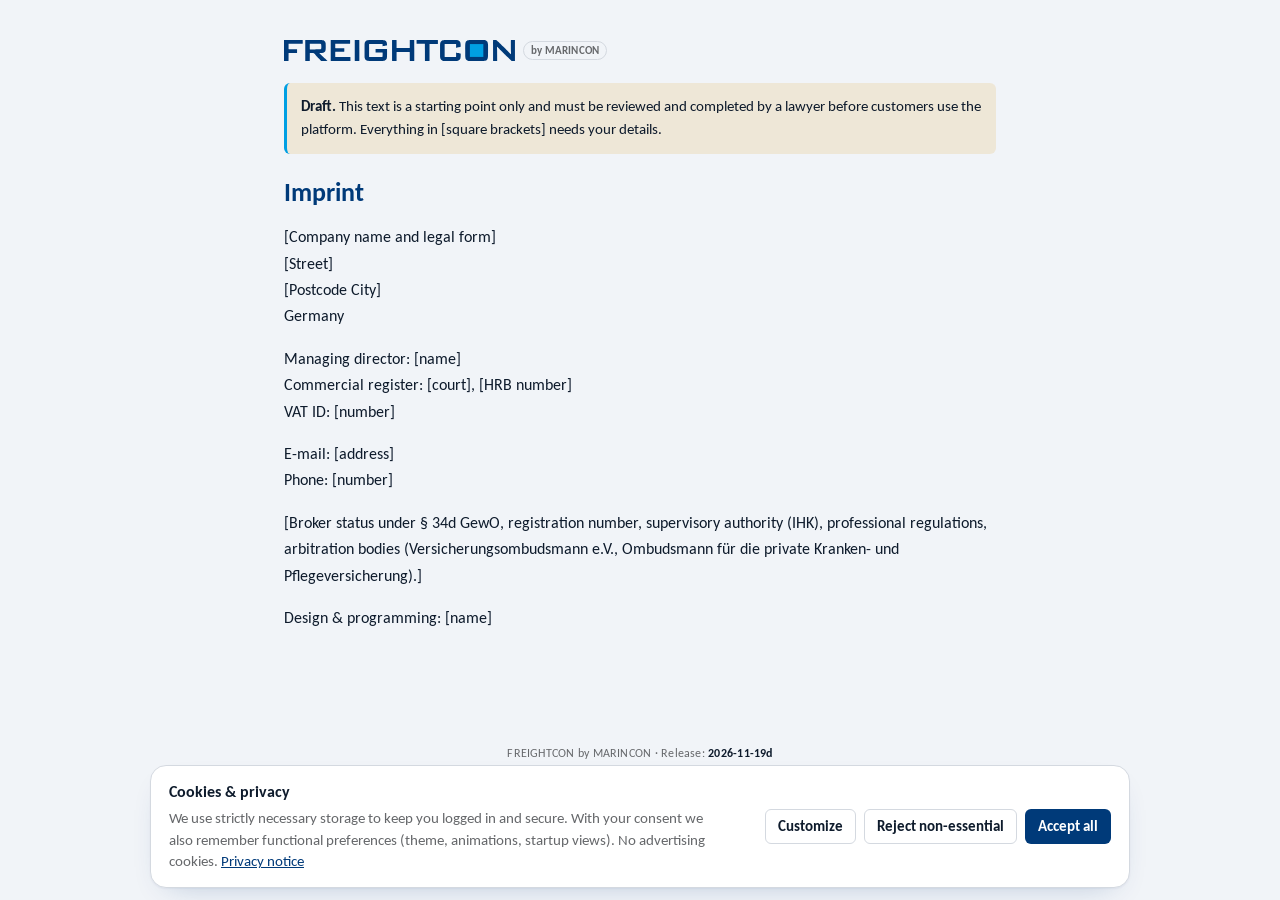
<file: imprint.html>
<!DOCTYPE html>
<html lang="en"><head><meta charset="UTF-8"><meta name="viewport" content="width=device-width, initial-scale=1">
<title>Imprint - FREIGHTCON</title><script>try{var t=localStorage.getItem("freightcon-theme");if(t==="dark"||t==="light")document.documentElement.setAttribute("data-theme",t)}catch(e){}</script>
<link rel="icon" href="assets/favicon.svg" type="image/svg+xml">
<link rel="stylesheet" href="assets/style.css"></head>
<body><div class="doc"><a class="wordmark" href="index.html" id="wm"></a>
<p class="draft-note"><b>Draft.</b> This text is a starting point only and must be reviewed and completed by a lawyer before customers use the platform. Everything in [square brackets] needs your details.</p>
<h1>Imprint</h1>
<p>[Company name and legal form]<br>[Street]<br>[Postcode City]<br>Germany</p>
<p>Managing director: [name]<br>Commercial register: [court], [HRB number]<br>VAT ID: [number]</p>
<p>E-mail: [address]<br>Phone: [number]</p>
<p>[Broker status under § 34d GewO, registration number, supervisory authority (IHK), professional regulations, arbitration bodies (Versicherungsombudsmann e.V., Ombudsmann für die private Kranken- und Pflegeversicherung).]</p>
<p>Design &amp; programming: [name]</p>
</div><script src="assets/core.js"></script><script>document.getElementById('wm').innerHTML = FC.wordmarkHtml(false);</script></body></html>
</file>
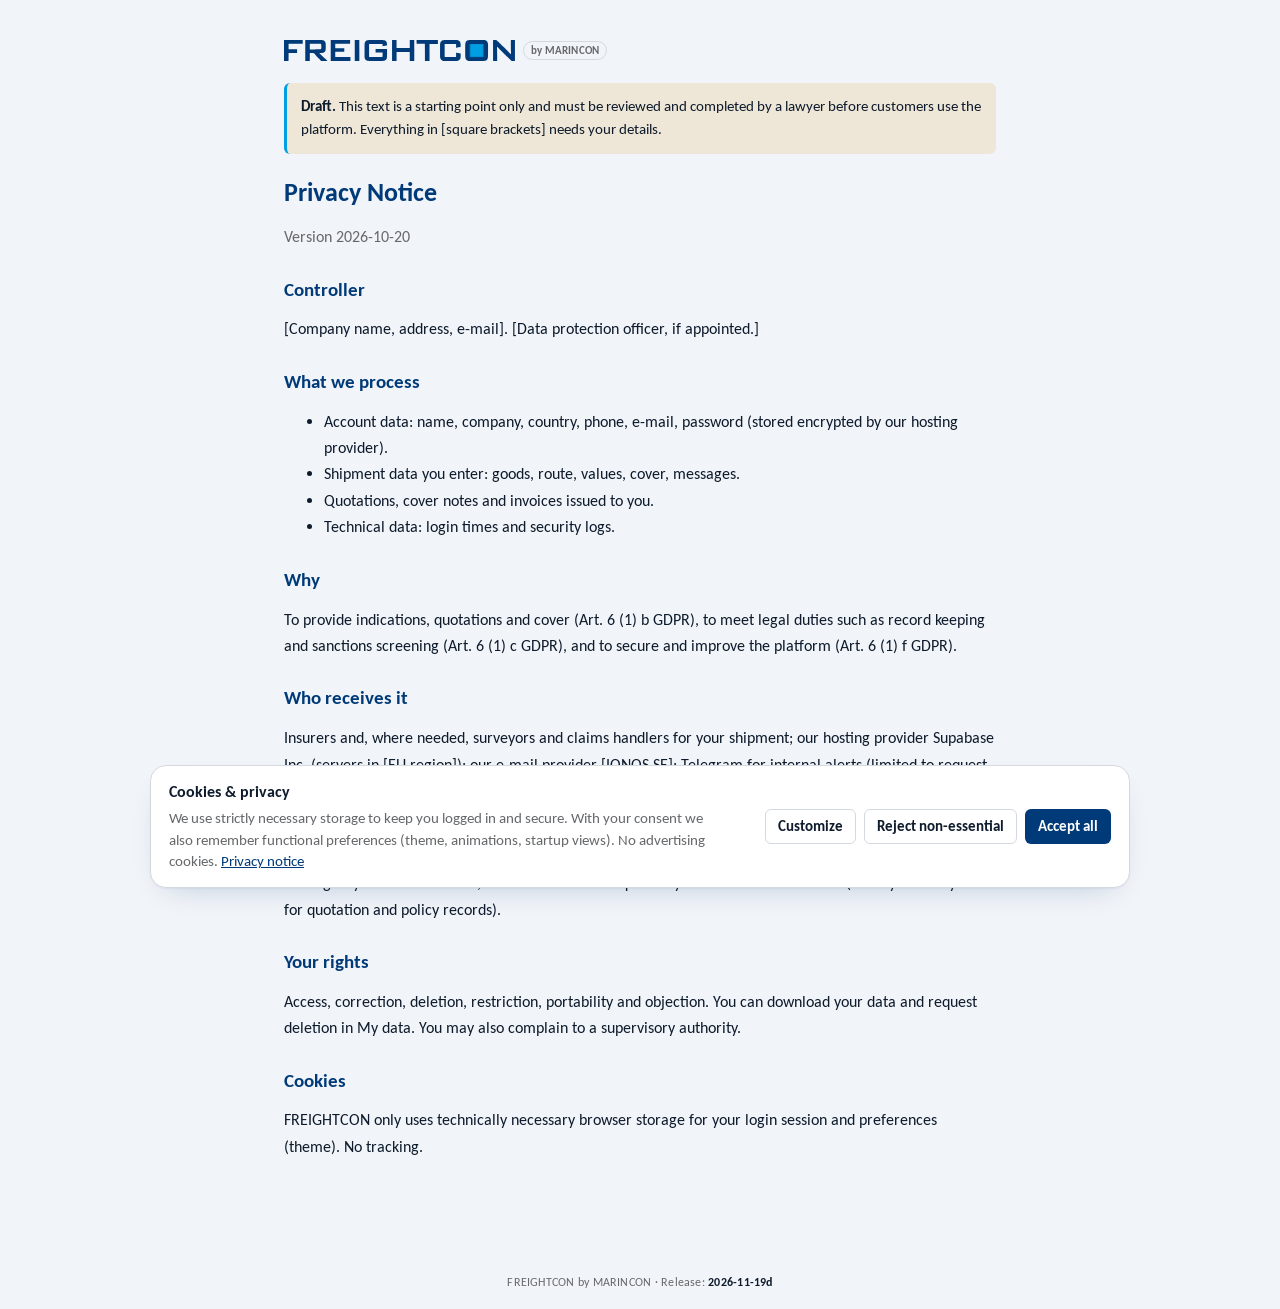
<file: privacy.html>
<!DOCTYPE html>
<html lang="en"><head><meta charset="UTF-8"><meta name="viewport" content="width=device-width, initial-scale=1">
<title>Privacy Notice - FREIGHTCON</title><script>try{var t=localStorage.getItem("freightcon-theme");if(t==="dark"||t==="light")document.documentElement.setAttribute("data-theme",t)}catch(e){}</script>
<link rel="icon" href="assets/favicon.svg" type="image/svg+xml">
<link rel="stylesheet" href="assets/style.css"></head>
<body><div class="doc"><a class="wordmark" href="index.html" id="wm"></a>
<p class="draft-note"><b>Draft.</b> This text is a starting point only and must be reviewed and completed by a lawyer before customers use the platform. Everything in [square brackets] needs your details.</p>
<h1>Privacy Notice</h1><p class="muted">Version 2026-10-20</p>
<h2>Controller</h2><p>[Company name, address, e-mail]. [Data protection officer, if appointed.]</p>
<h2>What we process</h2><ul><li>Account data: name, company, country, phone, e-mail, password (stored encrypted by our hosting provider).</li><li>Shipment data you enter: goods, route, values, cover, messages.</li><li>Quotations, cover notes and invoices issued to you.</li><li>Technical data: login times and security logs.</li></ul>
<h2>Why</h2><p>To provide indications, quotations and cover (Art. 6 (1) b GDPR), to meet legal duties such as record keeping and sanctions screening (Art. 6 (1) c GDPR), and to secure and improve the platform (Art. 6 (1) f GDPR).</p>
<h2>Who receives it</h2><p>Insurers and, where needed, surveyors and claims handlers for your shipment; our hosting provider Supabase Inc. (servers in [EU region]); our e-mail provider [IONOS SE]; Telegram for internal alerts (limited to request details). [List further processors.]</p>
<h2>How long</h2><p>As long as your account exists, and afterwards as required by commercial and tax law (usually 6 to 10 years for quotation and policy records).</p>
<h2>Your rights</h2><p>Access, correction, deletion, restriction, portability and objection. You can download your data and request deletion in My data. You may also complain to a supervisory authority.</p>
<h2>Cookies</h2><p>FREIGHTCON only uses technically necessary browser storage for your login session and preferences (theme). No tracking.</p>
</div><script src="assets/core.js"></script><script>document.getElementById('wm').innerHTML = FC.wordmarkHtml(false);</script></body></html>
</file>
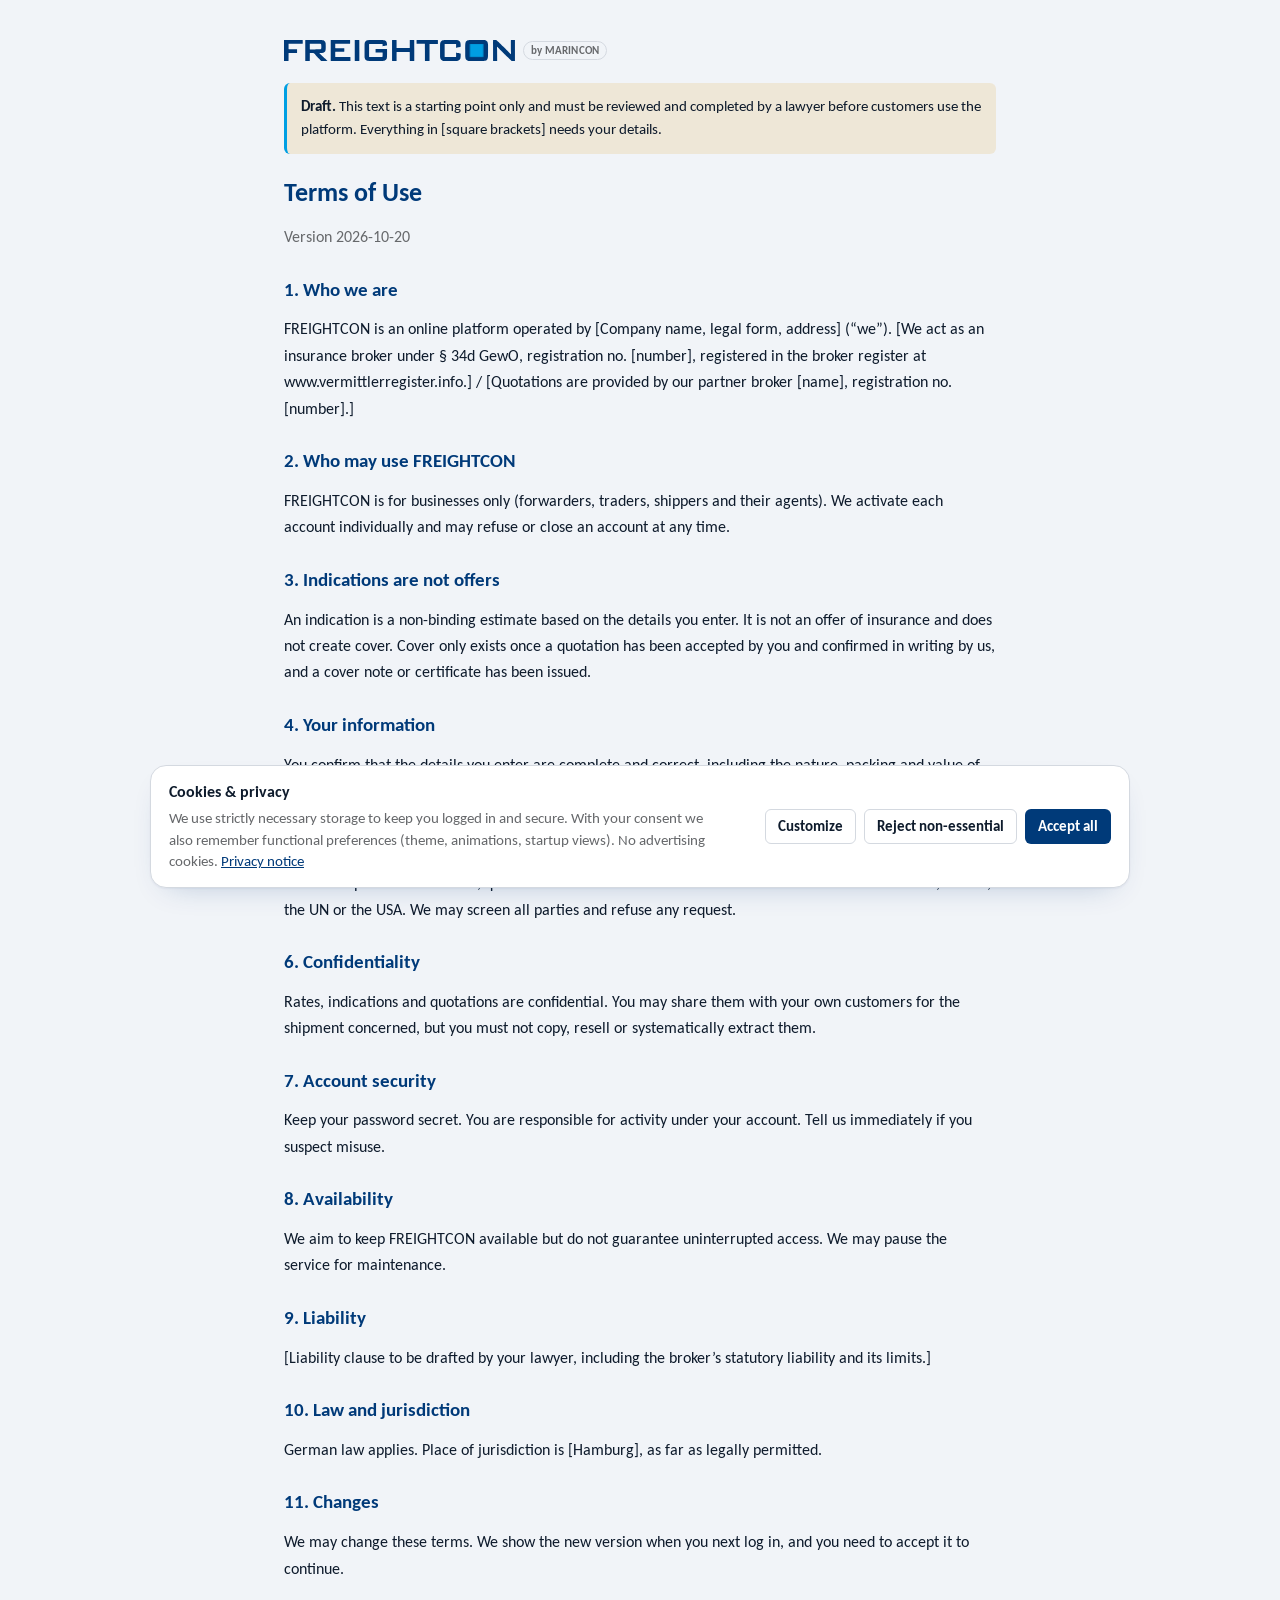
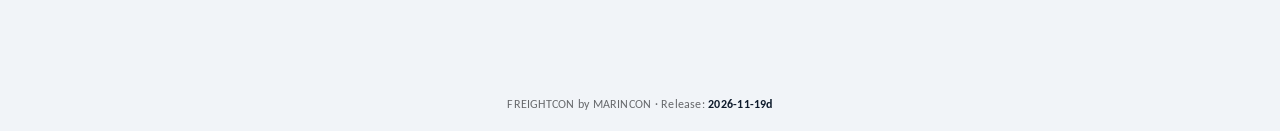
<file: terms.html>
<!DOCTYPE html>
<html lang="en"><head><meta charset="UTF-8"><meta name="viewport" content="width=device-width, initial-scale=1">
<title>Terms of Use - FREIGHTCON</title><script>try{var t=localStorage.getItem("freightcon-theme");if(t==="dark"||t==="light")document.documentElement.setAttribute("data-theme",t)}catch(e){}</script>
<link rel="icon" href="assets/favicon.svg" type="image/svg+xml">
<link rel="stylesheet" href="assets/style.css"></head>
<body><div class="doc"><a class="wordmark" href="index.html" id="wm"></a>
<p class="draft-note"><b>Draft.</b> This text is a starting point only and must be reviewed and completed by a lawyer before customers use the platform. Everything in [square brackets] needs your details.</p>
<h1>Terms of Use</h1><p class="muted">Version 2026-10-20</p>
<h2>1. Who we are</h2><p>FREIGHTCON is an online platform operated by [Company name, legal form, address] (“we”). [We act as an insurance broker under § 34d GewO, registration no. [number], registered in the broker register at www.vermittlerregister.info.] / [Quotations are provided by our partner broker [name], registration no. [number].]</p>
<h2>2. Who may use FREIGHTCON</h2><p>FREIGHTCON is for businesses only (forwarders, traders, shippers and their agents). We activate each account individually and may refuse or close an account at any time.</p>
<h2>3. Indications are not offers</h2><p>An indication is a non-binding estimate based on the details you enter. It is not an offer of insurance and does not create cover. Cover only exists once a quotation has been accepted by you and confirmed in writing by us, and a cover note or certificate has been issued.</p>
<h2>4. Your information</h2><p>You confirm that the details you enter are complete and correct, including the nature, packing and value of the goods, the route and all parties involved. Wrong or incomplete information can lead to loss of cover.</p>
<h2>5. Sanctions</h2><p>We do not provide indications, quotations or cover where this would breach sanctions laws of the EU, the UK, the UN or the USA. We may screen all parties and refuse any request.</p>
<h2>6. Confidentiality</h2><p>Rates, indications and quotations are confidential. You may share them with your own customers for the shipment concerned, but you must not copy, resell or systematically extract them.</p>
<h2>7. Account security</h2><p>Keep your password secret. You are responsible for activity under your account. Tell us immediately if you suspect misuse.</p>
<h2>8. Availability</h2><p>We aim to keep FREIGHTCON available but do not guarantee uninterrupted access. We may pause the service for maintenance.</p>
<h2>9. Liability</h2><p>[Liability clause to be drafted by your lawyer, including the broker’s statutory liability and its limits.]</p>
<h2>10. Law and jurisdiction</h2><p>German law applies. Place of jurisdiction is [Hamburg], as far as legally permitted.</p>
<h2>11. Changes</h2><p>We may change these terms. We show the new version when you next log in, and you need to accept it to continue.</p>
</div><script src="assets/core.js"></script><script>document.getElementById('wm').innerHTML = FC.wordmarkHtml(false);</script></body></html>
</file>
<file: assets/style.css>
/* FREIGHTCON - cargo insurance indications, quotations & cover */
/* Calibri where installed (Windows / Office); everyone else gets Carlito, its metric-identical open twin (SIL OFL), served from our own server */
@font-face{font-family:'Carlito';font-style:normal;font-weight:400;font-display:swap;src:local('Calibri'),url(fonts/carlito-latin-400-normal.woff2) format('woff2');unicode-range:U+0000-00FF,U+0131,U+0152-0153,U+02BB-02BC,U+02C6,U+02DA,U+02DC,U+0304,U+0308,U+0329,U+2000-206F,U+20AC,U+2122,U+2191,U+2193,U+2212,U+2215,U+FEFF,U+FFFD}
@font-face{font-family:'Carlito';font-style:normal;font-weight:400;font-display:swap;src:local('Calibri'),url(fonts/carlito-latin-ext-400-normal.woff2) format('woff2');unicode-range:U+0100-02BA,U+02BD-02C5,U+02C7-02CC,U+02CE-02D7,U+02DD-02FF,U+0304,U+0308,U+0329,U+1D00-1DBF,U+1E00-1E9F,U+1EF2-1EFF,U+2020,U+20A0-20AB,U+20AD-20C0,U+2113,U+2C60-2C7F,U+A720-A7FF}
@font-face{font-family:'Carlito';font-style:normal;font-weight:700;font-display:swap;src:local('Calibri Bold'),local('Calibri-Bold'),url(fonts/carlito-latin-700-normal.woff2) format('woff2');unicode-range:U+0000-00FF,U+0131,U+0152-0153,U+02BB-02BC,U+02C6,U+02DA,U+02DC,U+0304,U+0308,U+0329,U+2000-206F,U+20AC,U+2122,U+2191,U+2193,U+2212,U+2215,U+FEFF,U+FFFD}
@font-face{font-family:'Carlito';font-style:normal;font-weight:700;font-display:swap;src:local('Calibri Bold'),local('Calibri-Bold'),url(fonts/carlito-latin-ext-700-normal.woff2) format('woff2');unicode-range:U+0100-02BA,U+02BD-02C5,U+02C7-02CC,U+02CE-02D7,U+02DD-02FF,U+0304,U+0308,U+0329,U+1D00-1DBF,U+1E00-1E9F,U+1EF2-1EFF,U+2020,U+20A0-20AB,U+20AD-20C0,U+2113,U+2C60-2C7F,U+A720-A7FF}

:root{
  --harbour:#003A79;      /* brand navy (RGB 0/58/121): header, headings, primary buttons */
  --teal:#003A79;         /* interactive = navy */
  --teal-ink:#002A59;
  --teal-wash:rgba(0,58,121,.08);
  --amber:#009FE3;        /* brand cyan (RGB 0/159/227): the route, active marks, logo square */
  --amber-wash:rgba(0,159,227,.14);
  --steel:#66686B;        /* muted text (brand grey 157/158/160, darkened for legibility) */
  --fog:#F1F4F8;          /* page */
  --paper:#FFFFFF;
  --ink:#0E1B2C;
  --line:#D4D9E0;
  --line-soft:#E6E9EE;
  --danger:#B23B32;
  --danger-wash:rgba(178,59,50,.09);
  --ok:#2C7A55;
  --ok-wash:rgba(44,122,85,.10);
  --warn:#8A5A0B;
  --warn-line:#E0A030;
  --warn-wash:rgba(224,160,48,.16);
  --shadow:0 1px 2px rgba(0,58,121,.06), 0 12px 32px -18px rgba(0,58,121,.30);
  --font:'Calibri', 'Carlito', 'Segoe UI', system-ui, sans-serif;
  --r-sm:6px; --r:10px; --r-lg:16px;
  --fs-xs:13px; --fs-sm:14.5px; --fs:16px; --fs-lg:19px; --fs-xl:26px; --fs-2xl:38px;
  color-scheme:light;
}
:root[data-theme="dark"]{
  --harbour:#D3E4F7;
  --teal:#33B5EC;
  --teal-ink:#7FD0F3;
  --teal-wash:rgba(51,181,236,.12);
  --amber:#009FE3;
  --amber-wash:rgba(0,159,227,.16);
  --steel:#8EA5C4;
  --fog:#03122A;
  --paper:#0A2347;
  --ink:#E9F1FA;
  --line:#1E3A63;
  --line-soft:#152E52;
  --danger:#E8746A;
  --danger-wash:rgba(232,116,106,.12);
  --ok:#5CC495;
  --ok-wash:rgba(92,196,149,.12);
  --warn:#F0C27A;
  --warn-line:#E0A030;
  --shadow:0 1px 2px rgba(0,0,0,.3), 0 14px 34px -18px rgba(0,0,0,.6);
  color-scheme:dark;
}
@media (prefers-color-scheme: dark){
  :root:not([data-theme="light"]){
    --harbour:#D3E4F7; --teal:#33B5EC; --teal-ink:#7FD0F3; --teal-wash:rgba(51,181,236,.12); --amber:#009FE3; --amber-wash:rgba(0,159,227,.16); --steel:#8EA5C4; --fog:#03122A; --paper:#0A2347; --ink:#E9F1FA; --line:#1E3A63; --line-soft:#152E52; --danger:#E8746A; --danger-wash:rgba(232,116,106,.12); --ok:#5CC495; --ok-wash:rgba(92,196,149,.12); --warn:#F0C27A; --warn-line:#E0A030; --shadow:0 1px 2px rgba(0,0,0,.3), 0 14px 34px -18px rgba(0,0,0,.6); color-scheme:dark;
  }
}

*{box-sizing:border-box}
html,body{margin:0}
body{background:var(--fog);color:var(--ink);font:400 var(--fs)/1.5 var(--font);-webkit-font-smoothing:antialiased}
a{color:var(--teal)}
button,input,select,textarea{font:inherit;color:inherit}
:focus-visible{outline:2px solid var(--teal);outline-offset:2px}
[hidden]{display:none!important}
h1,h2,h3{color:var(--harbour);line-height:1.15;margin:0}
h1{font-size:var(--fs-xl);font-weight:700}
h2{font-size:var(--fs-lg);font-weight:700}
h3{font-size:var(--fs);font-weight:700}
.muted{color:var(--steel)}
.small{font-size:var(--fs-sm)}
.xs{font-size:var(--fs-xs)}
.num{font-variant-numeric:tabular-nums}
@media (prefers-reduced-motion: reduce){:root:not([data-motion="on"]) *,:root:not([data-motion="on"]) *::before,:root:not([data-motion="on"]) *::after{animation:none!important;transition:none!important}}
:root[data-motion="off"] *,:root[data-motion="off"] *::before,:root[data-motion="off"] *::after{animation:none!important;transition:none!important}

/* ---------- wordmark ---------- */
.wordmark{display:inline-flex;flex-direction:column;align-items:flex-start;gap:5px;text-decoration:none;color:var(--harbour);line-height:1}
.wordmark .logo-mark{display:block;height:21px;width:auto}
.wordmark .tagline{display:block;font-size:11px;color:var(--steel);font-weight:400;letter-spacing:.01em}

/* ---------- top bar ---------- */
.topbar{position:sticky;top:0;z-index:40;background:var(--paper);border-bottom:1px solid var(--line);}
.topbar-in{max-width:1320px;margin:0 auto;display:flex;align-items:center;gap:20px;padding:10px 24px;}
.topbar nav{display:flex;gap:4px;margin-left:12px}
.navbtn{position:relative;background:none;border:0;border-radius:var(--r-sm);padding:8px 12px;font-weight:700;color:var(--steel);cursor:pointer}
.navbtn:hover{color:var(--ink);background:var(--teal-wash)}
.navbtn[aria-current="page"]{color:var(--harbour);}
.navbtn[aria-current="page"]::after{content:'';position:absolute;left:12px;right:12px;bottom:-11px;height:3px;border-radius:3px 3px 0 0;background:var(--amber)}
.badge{display:inline-grid;place-items:center;min-width:18px;height:18px;padding:0 5px;margin-left:6px;border-radius:9px;background:var(--amber);color:#00264F;font-size:11px;font-weight:700}
.topbar .spacer{flex:1}
.iconbtn{display:inline-grid;place-items:center;width:36px;height:36px;border-radius:50%;border:1px solid var(--line);background:var(--paper);cursor:pointer;color:var(--steel)}
.iconbtn:hover{color:var(--teal);border-color:var(--teal)}
.iconbtn svg{width:18px;height:18px}
.avatar{width:36px;height:36px;border-radius:50%;border:0;background:var(--harbour);color:var(--paper);font-weight:700;font-size:13px;cursor:pointer}
:root[data-theme="dark"] .avatar{color:#03162E}
.menu{position:absolute;right:24px;top:58px;min-width:240px;background:var(--paper);border:1px solid var(--line);border-radius:var(--r);box-shadow:var(--shadow);padding:6px;z-index:60}
.menu .who{padding:10px 12px 8px;border-bottom:1px solid var(--line-soft);margin-bottom:4px}
.menu .who b{display:block}
.menu button{display:block;width:100%;text-align:left;background:none;border:0;border-radius:var(--r-sm);padding:9px 12px;cursor:pointer}
.menu button:hover{background:var(--teal-wash)}
.internal-pill{border:1px solid var(--harbour);color:var(--harbour);background:none;border-radius:20px;padding:6px 14px;font-weight:700;cursor:pointer}
.internal-pill[aria-pressed="true"]{background:var(--harbour);color:var(--paper)}
.mobile-nav{display:none}

/* ---------- layout ---------- */
main{max-width:1320px;margin:0 auto;padding:28px 24px 80px}
.view-head{display:flex;align-items:flex-end;justify-content:space-between;gap:16px;margin-bottom:20px}
.view-head p{margin:4px 0 0;color:var(--steel)}
.workspace{display:grid;grid-template-columns:minmax(0,520px) minmax(0,1fr);gap:28px;align-items:start}
#resultHost{scroll-margin-top:84px;position:sticky;top:84px;max-height:calc(100vh - 100px);overflow:auto;border-radius:16px}
.view-head .btn{white-space:nowrap}
.menu .mob-only{display:none}
.card{background:var(--paper);border:1px solid var(--line);border-radius:var(--r-lg);box-shadow:var(--shadow)}
.card-pad{padding:22px 24px}

/* ---------- shipment form ---------- */
.form-sec{padding:20px 24px;border-top:1px solid var(--line-soft)}
.form-sec:first-child{border-top:0}
.form-sec h2{font-size:var(--fs);margin-bottom:14px;display:flex;align-items:center;gap:8px}
.form-sec h2 svg{width:18px;height:18px;color:var(--teal)}
.grid2{display:grid;grid-template-columns:1fr 1fr;gap:12px}
.grid3{display:grid;grid-template-columns:1fr 1fr 1fr;gap:12px}
.field{display:flex;flex-direction:column;gap:5px;min-width:0}
.field + .field{margin-top:12px}
.grid2 .field + .field,.grid3 .field + .field{margin-top:0}
.field label,.lbl{font-size:var(--fs-sm);font-weight:700;color:var(--ink)}
.field .hint{font-size:var(--fs-xs);color:var(--steel)}
.input,.field input,.field select,.field textarea{width:100%;background:var(--paper);border:1px solid var(--line);border-radius:var(--r-sm);padding:10px 12px;outline:none;min-height:42px}
.field textarea{resize:vertical;min-height:72px}
.field input:focus,.field select:focus,.field textarea:focus,.input:focus{border-color:var(--teal);box-shadow:0 0 0 3px var(--teal-wash)}
.field.invalid input,.field.invalid select,.field.invalid textarea{border-color:var(--danger)}
.field .err{font-size:var(--fs-xs);color:var(--danger);display:none}
.field.invalid .err{display:block}
.with-unit{position:relative}
.with-unit input{padding-right:52px}
.with-unit .unit{position:absolute;right:12px;top:50%;transform:translateY(-50%);color:var(--steel);font-size:var(--fs-sm);font-weight:700;pointer-events:none}

.seg{display:flex;flex-wrap:wrap;gap:6px}
.seg button{display:inline-flex;align-items:center;gap:7px;border:1px solid var(--line);background:var(--paper);border-radius:20px;padding:7px 13px;cursor:pointer;font-size:var(--fs-sm);font-weight:700;color:var(--steel)}
.seg button svg{width:16px;height:16px}
.seg button:hover{border-color:var(--teal);color:var(--ink)}
.seg button[aria-checked="true"]{background:var(--teal);border-color:var(--teal);color:#fff}
:root[data-theme="dark"] .seg button[aria-checked="true"]{color:#03162E}
.seg button:disabled{opacity:.4;cursor:not-allowed}

.covers{display:grid;gap:8px}
.cover-opt{display:grid;grid-template-columns:22px 1fr;gap:10px;align-items:start;border:1px solid var(--line);border-radius:var(--r);padding:12px 14px;cursor:pointer}
.cover-opt input{margin:3px 0 0;accent-color:var(--teal);width:16px;height:16px}
.cover-opt b{display:block;font-size:var(--fs-sm)}
.cover-opt span{display:block;font-size:var(--fs-xs);color:var(--steel);margin-top:2px}
.cover-opt:has(input:checked){border-color:var(--teal);background:var(--teal-wash)}
.cover-opt.off{opacity:.45;cursor:not-allowed}
.switch{display:flex;align-items:flex-start;gap:12px;margin-top:14px;cursor:pointer}
.switch input{appearance:none;flex:none;width:38px;height:22px;border-radius:11px;background:var(--line);position:relative;cursor:pointer;margin:1px 0 0;transition:background .15s}
.switch input::after{content:'';position:absolute;left:3px;top:3px;width:16px;height:16px;border-radius:50%;background:#fff;transition:left .15s}
.switch input:checked{background:var(--teal)}
.switch input:checked::after{left:19px}
.switch b{display:block;font-size:var(--fs-sm)}
.switch span{font-size:var(--fs-xs);color:var(--steel)}
.si-line{display:flex;justify-content:space-between;align-items:baseline;margin-top:12px;padding:10px 12px;border-radius:var(--r-sm);background:var(--fog);font-size:var(--fs-sm)}
.si-line b{font-size:var(--fs);font-variant-numeric:tabular-nums}
.form-foot{padding:18px 24px 22px;border-top:1px solid var(--line-soft);display:flex;gap:10px;align-items:center}

/* ---------- buttons ---------- */
.btn{display:inline-flex;align-items:center;justify-content:center;gap:8px;border-radius:var(--r-sm);border:1px solid transparent;padding:11px 18px;font-weight:700;cursor:pointer;text-decoration:none;min-height:44px}
.btn svg{width:17px;height:17px}
.btn-primary{background:var(--teal);color:#fff}
:root[data-theme="dark"] .btn-primary{color:#03162E}
.btn-primary:hover{background:var(--teal-ink)}
.btn-dark{background:var(--harbour);color:var(--paper)}
.btn-ghost{background:var(--paper);border-color:var(--line);color:var(--ink)}
.btn-ghost:hover{border-color:var(--teal);color:var(--teal)}
.btn-danger{background:var(--paper);border-color:var(--danger);color:var(--danger)}
.btn-danger:hover{background:var(--danger-wash)}
.btn-ok{background:var(--ok);color:#fff}
.btn-sm{padding:6px 12px;min-height:32px;font-size:var(--fs-sm)}
.btn-block{width:100%}
.btn[disabled]{opacity:.55;cursor:wait}
.btn .spin{width:16px;height:16px;border:2px solid currentColor;border-right-color:transparent;border-radius:50%;animation:spin .7s linear infinite;display:none}
.btn.busy .spin{display:inline-block}
@keyframes spin{to{transform:rotate(360deg)}}
.linkbtn{background:none;border:0;padding:0;color:var(--teal);font-weight:700;cursor:pointer;text-decoration:underline;text-underline-offset:3px}

/* ---------- the consignment card (result) ---------- */
.consign{position:relative;overflow:hidden}
.consign-top{display:flex;justify-content:space-between;align-items:center;gap:12px;padding:14px 24px;background:var(--harbour);color:var(--paper);border-radius:var(--r-lg) var(--r-lg) 0 0}
:root[data-theme="dark"] .consign-top{color:#03162E}
.consign-top .ref{font-weight:700;letter-spacing:.03em}
.consign-top .when{font-size:var(--fs-xs);opacity:.8}
.lane{position:relative;padding:28px 24px 22px;display:grid;grid-template-columns:1fr auto 1fr;gap:16px;align-items:center}
.lane .end{min-width:0}
.lane .end.to{text-align:right}
.lane .iso{display:block;font-size:40px;line-height:1;font-weight:700;color:var(--harbour)}
.lane .place{display:block;font-size:var(--fs-sm);font-weight:700;margin-top:6px;overflow:hidden;text-overflow:ellipsis;white-space:nowrap}
.lane .cty{display:block;font-size:var(--fs-xs);color:var(--steel)}
.track{position:relative;width:clamp(120px,22vw,260px);height:34px}
.track::before{content:'';position:absolute;left:0;right:0;top:50%;border-top:2px dashed var(--amber)}
.track i{position:absolute;top:50%;width:10px;height:10px;border-radius:50%;background:var(--amber);transform:translateY(-50%)}
.track i:first-child{left:-2px}.track i:last-of-type{right:-2px}
.track .mode{position:absolute;left:50%;top:50%;transform:translate(-50%,-50%);width:34px;height:34px;border-radius:50%;background:var(--paper);border:2px solid var(--amber);display:grid;place-items:center;color:var(--harbour)}
.track .mode svg{width:18px;height:18px}
.lane.drawn .track::before{animation:draw .8s ease-out both}
@keyframes draw{from{clip-path:inset(0 100% 0 0)}to{clip-path:inset(0 0 0 0)}}
.facts{display:grid;grid-template-columns:repeat(2,minmax(0,1fr));border-top:1px solid var(--line-soft)}
.facts div{padding:12px 24px;border-bottom:1px solid var(--line-soft);min-width:0}
.facts div:nth-child(odd){border-right:1px solid var(--line-soft)}
.facts dt{font-size:var(--fs-xs);color:var(--steel)}
.facts dd{margin:2px 0 0;font-weight:700;font-size:var(--fs-sm);overflow-wrap:anywhere}
.premium{padding:22px 24px 6px;display:flex;justify-content:space-between;align-items:flex-end;gap:16px;flex-wrap:wrap}
.premium .amount{font-size:var(--fs-2xl);font-weight:700;color:var(--harbour);line-height:1;font-variant-numeric:tabular-nums}
.premium .sub{font-size:var(--fs-sm);color:var(--steel);margin-top:6px}
.premium .rate{text-align:right;font-size:var(--fs-sm);color:var(--steel)}
.premium .rate b{display:block;font-size:var(--fs-lg);color:var(--ink);font-variant-numeric:tabular-nums}
.breakdown{margin:10px 24px 0;font-size:var(--fs-xs);color:var(--steel)}
.notice{margin:16px 24px 0;padding:12px 14px;border-radius:var(--r);font-size:var(--fs-sm);line-height:1.5}
.notice b{display:block;margin-bottom:2px}
.notice ul{margin:6px 0 0;padding-left:18px}
.notice.warn{background:var(--warn-wash);color:var(--ink);border-left:3px solid var(--warn-line)}
.notice.danger{background:var(--danger-wash);border-left:3px solid var(--danger)}
.notice.ok{background:var(--ok-wash);border-left:3px solid var(--ok)}
.notice.info{background:var(--teal-wash);border-left:3px solid var(--teal)}
.consign-actions{padding:20px 24px 24px;display:grid;gap:10px}
.consign-actions .row{display:flex;gap:10px;flex-wrap:wrap}
.consign-actions textarea{width:100%;border:1px solid var(--line);border-radius:var(--r-sm);padding:10px 12px;background:var(--paper);min-height:64px;resize:vertical}
.fine{font-size:var(--fs-xs);color:var(--steel);padding:0 24px 20px;margin:0}

.howto{padding:28px}
.howto ol{list-style:none;counter-reset:s;margin:18px 0 0;padding:0;display:grid;gap:18px}
.howto li{counter-increment:s;display:grid;grid-template-columns:36px 1fr;gap:14px}
.howto li::before{content:counter(s);display:grid;place-items:center;width:32px;height:32px;border-radius:50%;border:2px solid var(--amber);font-weight:700;color:var(--harbour)}
.howto li b{display:block}
.howto li span{color:var(--steel);font-size:var(--fs-sm)}

/* ---------- lists (quotations, history, admin) ---------- */
.list{display:grid;gap:12px}
.item{background:var(--paper);border:1px solid var(--line);border-radius:var(--r);padding:16px 18px;display:grid;grid-template-columns:1fr auto;gap:12px 18px;align-items:center}
.item .t{font-weight:700}
.item .meta{font-size:var(--fs-sm);color:var(--steel);margin-top:2px}
.item .route{font-weight:700;color:var(--harbour)}
.item .acts{display:flex;gap:8px;flex-wrap:wrap;justify-content:flex-end}
.item.new{border-left:3px solid var(--amber)}
.chip{display:inline-flex;align-items:center;gap:5px;padding:2px 9px;border-radius:12px;font-size:var(--fs-xs);font-weight:700;white-space:nowrap}
.chip.quoted,.chip.open{background:var(--teal-wash);color:var(--teal-ink)}
.chip.on_request,.chip.waiting,.chip.pending{background:var(--warn-wash);color:var(--warn)}
.chip.sanctioned,.chip.declined,.chip.expired,.chip.withdrawn,.chip.rejected,.chip.lost{background:var(--danger-wash);color:var(--danger)}
.chip.accepted,.chip.bound,.chip.approved,.chip.paid{background:var(--ok-wash);color:var(--ok)}
.chip.neutral{background:var(--fog);color:var(--steel)}
.empty{padding:40px 24px;text-align:center;color:var(--steel)}
.empty h3{margin-bottom:6px}
.tabs{display:flex;gap:4px;border-bottom:1px solid var(--line);margin-bottom:18px;overflow-x:auto}
.tabs button{background:none;border:0;padding:10px 14px;font-weight:700;color:var(--steel);cursor:pointer;border-bottom:3px solid transparent;margin-bottom:-1px;white-space:nowrap}
.tabs button[aria-selected="true"]{color:var(--harbour);border-bottom-color:var(--amber)}
.toolbar{display:flex;gap:10px;flex-wrap:wrap;align-items:center;margin-bottom:14px}
.toolbar .input{width:auto;min-width:220px;flex:1;max-width:380px}
.toolbar select.input{flex:none;min-width:150px}

/* tables */
.tbl-wrap{overflow:auto;background:var(--paper);border:1px solid var(--line);border-radius:var(--r)}
table.tbl{width:100%;border-collapse:collapse;font-size:var(--fs-sm)}
.tbl th{text-align:left;font-weight:700;color:var(--steel);font-size:var(--fs-xs);padding:10px 12px;border-bottom:1px solid var(--line);background:var(--fog);position:sticky;top:0;white-space:nowrap}
.tbl td{padding:9px 12px;border-bottom:1px solid var(--line-soft);vertical-align:middle}
.tbl tr:last-child td{border-bottom:0}
.tbl tr.click{cursor:pointer}
.tbl tr.click:hover td{background:var(--teal-wash)}
.tbl td.r,.tbl th.r{text-align:right}
.tbl input,.tbl select{width:100%;min-width:70px;border:1px solid var(--line);border-radius:5px;padding:6px 8px;background:var(--paper)}
.tbl input.dirty,.tbl select.dirty{border-color:var(--amber);background:var(--amber-wash)}

/* stats */
.stats{display:grid;grid-template-columns:repeat(auto-fit,minmax(160px,1fr));gap:12px;margin-bottom:20px}
.stat{background:var(--paper);border:1px solid var(--line);border-radius:var(--r);padding:14px 16px}
.stat b{display:block;font-size:var(--fs-xl);font-weight:700;color:var(--harbour);font-variant-numeric:tabular-nums}
.stat span{font-size:var(--fs-sm);color:var(--steel)}
.stat.alert{border-color:var(--amber);background:var(--amber-wash)}
.stat-btn{font:inherit;text-align:left;cursor:pointer;color:inherit;transition:border-color .15s,box-shadow .15s}
.stat-btn:hover{border-color:var(--harbour)}
.stat-btn[aria-pressed="true"]{border-color:var(--harbour);box-shadow:inset 0 0 0 1px var(--harbour)}
.stat-btn.won b{color:var(--ok)}
.qe-internal{border:1px dashed var(--line);border-radius:var(--r);padding:12px 14px;margin-top:12px;background:var(--fog)}
.qe-internal h4{margin:0 0 8px;font-size:var(--fs-sm);text-transform:uppercase;letter-spacing:.04em;color:var(--steel)}
.bars{display:flex;align-items:flex-end;gap:3px;height:90px;padding:10px 0}
.bars div{flex:1;background:var(--teal);border-radius:3px 3px 0 0;min-height:2px;position:relative}
.bars div i{position:absolute;left:0;right:0;bottom:0;background:var(--amber);border-radius:3px 3px 0 0}

/* ---------- dialogs ---------- */
.dlg-back{position:fixed;inset:0;background:rgba(2,14,30,.55);display:grid;place-items:center;padding:16px;z-index:100;overflow:auto}
.dlg{background:var(--paper);border-radius:var(--r-lg);box-shadow:var(--shadow);width:min(560px,100%);max-height:calc(100vh - 32px);overflow:auto}
.dlg.wide{width:min(900px,100%)}
.dlg-head{display:flex;justify-content:space-between;align-items:center;gap:12px;padding:18px 22px;border-bottom:1px solid var(--line-soft);position:sticky;top:0;background:var(--paper);z-index:1}
.dlg-body{padding:18px 22px}
.dlg-foot{display:flex;justify-content:flex-end;gap:10px;flex-wrap:wrap;padding:14px 22px 18px;border-top:1px solid var(--line-soft);position:sticky;bottom:0;background:var(--paper)}
.dlg .x{background:none;border:0;font-size:24px;line-height:1;cursor:pointer;color:var(--steel);padding:4px}
.dlg .err-msg{color:var(--danger);font-size:var(--fs-sm);margin-top:10px;min-height:1em}
.dlg .ok-msg{color:var(--ok);font-size:var(--fs-sm);margin-top:10px}
.kv{display:grid;grid-template-columns:150px 1fr;gap:6px 14px;font-size:var(--fs-sm)}
.kv dt{color:var(--steel)}
.kv dd{margin:0;font-weight:700;overflow-wrap:anywhere}
.qtable{width:100%;border-collapse:collapse;font-size:var(--fs-sm);margin:8px 0}
.qtable td{padding:6px 0;border-bottom:1px solid var(--line-soft)}
.qtable td.r{text-align:right;font-variant-numeric:tabular-nums}
.qtable tr.tot td{font-weight:700;border-bottom:0;padding-top:10px;font-size:var(--fs)}
.timeline{list-style:none;margin:0;padding:0;border-left:2px solid var(--line);margin-left:6px}
.timeline li{position:relative;padding:0 0 12px 16px;font-size:var(--fs-sm)}
.timeline li::before{content:'';position:absolute;left:-6px;top:5px;width:10px;height:10px;border-radius:50%;background:var(--paper);border:2px solid var(--teal)}
.timeline li span{color:var(--steel);font-size:var(--fs-xs);display:block}

/* drawer (admin case) */
.drawer-back{position:fixed;inset:0;background:rgba(2,14,30,.35);z-index:90}
.drawer{position:fixed;top:0;right:0;bottom:0;width:min(640px,100%);background:var(--paper);z-index:91;box-shadow:var(--shadow);display:flex;flex-direction:column}
.drawer .dlg-head{position:static}
.drawer-body{overflow:auto;padding:18px 22px;flex:1}
.drawer section{margin-bottom:22px}
.drawer section h3{margin-bottom:10px}

/* toast */
#toasts{position:fixed;left:50%;bottom:24px;transform:translateX(-50%);display:grid;gap:8px;z-index:300;width:min(460px,calc(100% - 32px))}
.toast{background:var(--harbour);color:var(--paper);padding:12px 16px;border-radius:var(--r);box-shadow:var(--shadow);font-size:var(--fs-sm);font-weight:700}
:root[data-theme="dark"] .toast{background:#DCEFE1;color:#03162E}
.toast.error{background:var(--danger);color:#fff}
.banner{background:var(--warn-line);color:#2A1A02;text-align:center;font-weight:700;font-size:var(--fs-sm);padding:8px 16px}

/* ---------- auth pages ---------- */
.auth{min-height:100vh;display:grid;grid-template-columns:minmax(0,1.05fr) minmax(0,1fr)}
.auth-art{background:#003A79;color:#E6EEF8;padding:48px;display:flex;flex-direction:column;justify-content:space-between;gap:28px;position:relative;overflow:hidden}
:root[data-theme="dark"] .auth-art{background:#0A2547}
.auth-art .wordmark{color:#fff}
.auth-art .wordmark .logo-mark{height:30px}
.auth-art .wordmark .tagline{color:#A9C3E2;font-size:12px}
.auth-art h1{color:#fff;font-size:clamp(30px,3.6vw,48px);max-width:12ch;font-weight:700}
.auth-art p{max-width:42ch;color:#C9D9EE;font-size:var(--fs-lg);line-height:1.5}
.stack{position:relative;display:block;width:min(440px,100%);margin:28px 0 20px auto;opacity:.95;overflow:hidden}
.auth-art > div,.auth-art > .wordmark{position:relative;z-index:1}
.auth-form{display:flex;align-items:center;justify-content:center;padding:40px 24px;background:var(--paper)}
.auth-form .box{width:min(400px,100%)}
.auth-form h2{font-size:var(--fs-xl);margin-bottom:6px}
.auth-form .lead{color:var(--steel);margin:0 0 22px}
.auth-form .switch-mode{margin-top:18px;font-size:var(--fs-sm);color:var(--steel)}
.auth-form .check{display:flex;gap:10px;align-items:flex-start;font-size:var(--fs-sm);margin-top:14px}
.auth-form .check input{margin-top:3px;accent-color:var(--teal)}
.auth-msg{margin-top:14px;font-size:var(--fs-sm);padding:10px 12px;border-radius:var(--r-sm);display:none}
.auth-msg.show{display:block}
.auth-msg.err{background:var(--danger-wash);color:var(--danger)}
.auth-msg.ok{background:var(--ok-wash);color:var(--ok)}
.legal{font-size:var(--fs-xs);color:var(--steel);margin-top:28px}
.legal a{color:var(--steel)}

/* ---------- legal pages ---------- */
.doc{max-width:760px;margin:0 auto;padding:40px 24px 80px}
.doc h1{margin:24px 0 8px}
.doc h2{margin:28px 0 8px}
.doc p,.doc li{line-height:1.65}
.draft-note{background:var(--warn-wash);border-left:3px solid var(--amber);padding:12px 14px;border-radius:var(--r-sm);font-size:var(--fs-sm)}

/* ---------- responsive ---------- */
@media (max-width: 1040px){
  .workspace{grid-template-columns:1fr}
  #resultHost{position:static;max-height:none;overflow:visible}
}
@media (max-width: 760px){
  .topbar-in{padding:10px 16px;gap:10px}
  .topbar nav{display:none}
  #inviteBtn,#feedbackBtn,.internal-pill{display:none!important}
  .menu .mob-only{display:block}
  .wordmark .tagline{display:none}
  .wordmark .logo-mark{height:17px}
  .mobile-nav{display:flex;position:fixed;left:0;right:0;bottom:0;z-index:45;background:var(--paper);border-top:1px solid var(--line)}
  .mobile-nav button{flex:1;background:none;border:0;padding:10px 4px 12px;font-size:12px;font-weight:700;color:var(--steel);display:flex;flex-direction:column;align-items:center;gap:3px}
  .mobile-nav button svg{width:20px;height:20px}
  .mobile-nav button[aria-current="page"]{color:var(--teal)}
  main{padding:18px 16px 96px}
  .form-sec,.form-foot{padding-left:16px;padding-right:16px}
  .grid2,.grid3{grid-template-columns:1fr}
  .grid2 .field + .field,.grid3 .field + .field{margin-top:12px}
  .lane{padding:22px 16px 18px;gap:10px}
  .lane .iso{font-size:30px}
  .track{width:90px}
  .facts{grid-template-columns:1fr}
  .facts div:nth-child(odd){border-right:0}
  .facts div,.premium,.consign-actions{padding-left:16px;padding-right:16px}
  .notice,.breakdown{margin-left:16px;margin-right:16px}
  .fine{padding:0 16px 18px}
  .item{grid-template-columns:1fr}
  .item .acts{justify-content:flex-start}
  .auth{grid-template-columns:1fr}
  .auth-art{padding:28px 20px;min-height:auto}
  .auth-art h1{font-size:30px}
  .auth-art p{font-size:var(--fs)}
  .stack{display:none}
  .kv{grid-template-columns:1fr}
  .kv dt{margin-top:6px}
  .menu{right:12px}
  #toasts{bottom:80px}
}

/* ---------- Incoterms explanation ---------- */
.inco:empty{display:none}
.inco{margin-top:14px;border:1px solid var(--line);border-radius:var(--r);padding:14px 16px 12px;background:var(--fog)}
.inco .inco-head{font-weight:700;font-size:var(--fs-sm)}
.inco .inco-head span{font-weight:400;color:var(--steel)}
.inco p{margin:6px 0 0;font-size:var(--fs-sm);line-height:1.5}
.inco .inco-tip{margin-top:10px;padding:8px 10px;border-radius:var(--r-sm);font-size:var(--fs-xs);line-height:1.5;background:var(--paper);border-left:3px solid var(--teal)}
.inco .inco-tip.warn{border-left-color:var(--warn-line)}
.jr{position:relative;height:22px;margin:30px 6px 34px}
.jr .seg-a,.jr .seg-b{position:absolute;top:8px;height:6px;border-radius:3px}
.jr .seg-a{left:0}
.jr .mine{background:var(--amber)}
.jr .theirs{background:var(--line)}
.jr .lbl-a,.jr .lbl-b{position:absolute;top:-24px;font-size:var(--fs-xs);font-weight:700;white-space:nowrap;transform:translateX(-50%)}
.jr .lbl-a.mine-t,.jr .lbl-b.mine-t{color:var(--harbour)}
.jr .lbl-a.theirs-t,.jr .lbl-b.theirs-t{color:var(--steel);font-weight:400}
.jr .stop{position:absolute;top:5px;width:12px;height:12px;border-radius:50%;background:var(--paper);border:2px solid var(--steel);transform:translateX(-50%)}
.jr .stop span{position:absolute;top:18px;left:50%;transform:translateX(-50%);font-size:11px;color:var(--steel);white-space:nowrap}
.jr .stop.first span{left:-2px;transform:none}
.jr .stop.last span{left:auto;right:-2px;transform:none}
.jr .pass{position:absolute;top:1px;width:14px;height:14px;background:var(--harbour);transform:translateX(-50%) rotate(45deg);border-radius:2px;margin-top:3px}
@media (max-width: 760px){ .jr .stop span{font-size:10px;max-width:70px;white-space:normal;text-align:center;line-height:1.2} .jr .stop.first span,.jr .stop.last span{text-align:inherit} }
.field input[type=checkbox],.field input[type=radio]{width:auto;min-height:0;padding:0;accent-color:var(--teal)}

/* bulk upload */
.up-steps{display:grid;grid-template-columns:repeat(auto-fit,minmax(300px,1fr));gap:14px;margin-bottom:18px}
.up-step{display:flex;gap:14px;align-items:flex-start}
.up-step h3{margin:2px 0 4px}
.up-step p{margin:0 0 12px}
.up-n{flex:none;width:30px;height:30px;border-radius:50%;background:var(--harbour);color:var(--paper);display:grid;place-items:center;font-weight:700}
.up-drop{display:block;border:2px dashed var(--line);border-radius:var(--r);padding:22px 14px;text-align:center;cursor:pointer;color:var(--steel);font-size:var(--fs-sm)}
.up-drop:hover,.up-drop.over,.up-drop:focus-visible{border-color:var(--harbour);color:var(--ink)}
.up-bar{height:6px;border-radius:3px;background:var(--line-soft);overflow:hidden;margin:10px 0}
.up-bar i{display:block;height:100%;background:var(--teal);width:0;transition:width .2s}
.up-err{color:var(--danger);font-size:var(--fs-xs)}
.tbl td.up-err{max-width:260px}

/* =================================================================== motion
   Calm, purposeful motion: things arrive from where they come from, nothing loops
   except the quay line and loaders. Everything is switched off by
   prefers-reduced-motion (rule at the top of this file). */
:root{--ease-out:cubic-bezier(.22,1,.36,1);--ease-spring:cubic-bezier(.34,1.56,.64,1)}
@keyframes rise{from{opacity:0;transform:translateY(12px)}to{opacity:1;transform:none}}
@keyframes fade{from{opacity:0}to{opacity:1}}
@keyframes pop{0%{transform:scale(.96);opacity:0}100%{transform:none;opacity:1}}
@keyframes slideIn{from{transform:translateX(40px);opacity:.4}to{transform:none;opacity:1}}
@keyframes drop{0%{transform:translateY(-90px);opacity:0}70%{transform:translateY(4px);opacity:1}100%{transform:none}}
@keyframes sway{0%,100%{transform:translateY(0)}50%{transform:translateY(-4px)}}
@keyframes march{to{stroke-dashoffset:-48}}
@keyframes travel{from{left:8%}to{left:50%}}
@keyframes sheen{from{transform:translateX(-120%) skewX(-18deg)}to{transform:translateX(220%) skewX(-18deg)}}
@keyframes check{to{stroke-dashoffset:0}}
@keyframes shimmer{to{background-position:-200% 0}}
@keyframes ping{0%{box-shadow:0 0 0 0 rgba(0,159,227,.6)}100%{box-shadow:0 0 0 10px rgba(0,159,227,0)}}

/* login: the gantry crane is animated by a small script in index.html (SVG attributes, works in every browser) */
.stack .quay{animation:march 2.4s linear infinite}
.auth-art h1,.auth-art p{animation:rise .8s var(--ease-out) both}
.auth-art p{animation-delay:.12s}
.auth-form form:not([hidden]){animation:rise .45s var(--ease-out) both}

/* views and cards */
[data-view-panel]:not([hidden]){animation:rise .4s var(--ease-out) both}
.workspace > *{animation:rise .5s var(--ease-out) both}
.workspace > :nth-child(2){animation-delay:.06s}
.howto li{animation:rise .5s var(--ease-out) both}
.howto li:nth-child(2){animation-delay:.1s}.howto li:nth-child(3){animation-delay:.2s}
.card{transition:box-shadow .25s var(--ease-out),border-color .2s}
.navbtn[aria-current="page"]::after{animation:grow .35s var(--ease-out) both;transform-origin:center}
@keyframes grow{from{transform:scaleX(0)}to{transform:none}}

/* the result card: card rises, the route is drawn, the mode icon travels, facts follow */
.consign{animation:pop .45s var(--ease-out) both}
.lane.drawn .end{animation:rise .5s var(--ease-out) both}
.lane.drawn .end.to{animation-delay:.55s}
.lane.drawn ~ .facts > div{animation:rise .4s var(--ease-out) both}
.lane.drawn ~ .facts > div:nth-child(2){animation-delay:.04s}.lane.drawn ~ .facts > div:nth-child(3){animation-delay:.08s}
.lane.drawn ~ .facts > div:nth-child(4){animation-delay:.12s}.lane.drawn ~ .facts > div:nth-child(5){animation-delay:.16s}
.lane.drawn ~ .facts > div:nth-child(n+6){animation-delay:.2s}
.lane.drawn ~ .premium{animation:rise .5s var(--ease-out) .25s both}
.premium .amount{display:inline-block}

/* lists arrive in a short cascade */
.list > *{animation:rise .38s var(--ease-out) both}
.list > :nth-child(2){animation-delay:.03s}.list > :nth-child(3){animation-delay:.06s}.list > :nth-child(4){animation-delay:.09s}
.list > :nth-child(5){animation-delay:.12s}.list > :nth-child(6){animation-delay:.15s}.list > :nth-child(n+7){animation-delay:.18s}
.item{transition:transform .2s var(--ease-out),box-shadow .2s,border-color .2s}
.item:hover{transform:translateY(-1px);box-shadow:var(--shadow);border-color:var(--teal)}
.stats > *{animation:rise .45s var(--ease-out) both}
.stats > :nth-child(2){animation-delay:.05s}.stats > :nth-child(3){animation-delay:.1s}.stats > :nth-child(4){animation-delay:.15s}.stats > :nth-child(5){animation-delay:.2s}
.stat.alert b{animation:none}
.stat.alert{position:relative}
.stat.alert::after{content:'';position:absolute;top:12px;right:12px;width:8px;height:8px;border-radius:50%;background:var(--amber);animation:ping 1.6s ease-out 3}
.up-step{animation:rise .45s var(--ease-out) both}.up-step:nth-child(2){animation-delay:.08s}

/* buttons: tactile press, a light sheen across primary buttons on hover */
.btn{transition:background .15s,border-color .15s,color .15s,transform .12s var(--ease-out),box-shadow .2s;position:relative;overflow:hidden}
.btn:active:not([disabled]){transform:scale(.97)}
.btn-primary::before{content:'';position:absolute;top:0;bottom:0;left:0;width:40%;background:linear-gradient(90deg,transparent,rgba(255,255,255,.28),transparent);transform:translateX(-120%) skewX(-18deg);pointer-events:none}
.btn-primary:hover:not([disabled])::before{animation:sheen .8s ease}
.btn-primary:hover:not([disabled]){box-shadow:0 6px 18px -8px rgba(0,58,121,.6)}
.internal-pill .badge,.navbtn .badge{animation:pop .3s var(--ease-spring) both}

/* form controls */
.switch input{transition:background .2s}
.switch input::after{transition:left .25s var(--ease-spring),width .15s}
.switch input:active::after{width:20px}
.cover-opt{transition:border-color .15s,background .15s,transform .15s var(--ease-out)}
.cover-opt:has(input:checked){transform:translateY(-1px)}
.seg button{transition:background .2s,color .2s,box-shadow .2s}
.field.invalid input,.field.invalid select{animation:nudge .32s ease}
@keyframes nudge{20%{transform:translateX(-4px)}40%{transform:translateX(4px)}60%{transform:translateX(-2px)}80%{transform:translateX(2px)}}
#custFields:not([hidden]),#extFields:not([hidden]),#interestField:not([hidden]),#deckField:not([hidden]){animation:rise .3s var(--ease-out) both}

/* dialogs, drawer, toast */
.dlg-back{animation:fade .2s ease both}
.dlg{animation:pop .28s var(--ease-out) both}
.drawer-back{animation:fade .2s ease both}
.drawer{animation:slideIn .32s var(--ease-out) both}
.toast{animation:toastIn .45s var(--ease-spring) both}
@keyframes toastIn{from{opacity:0;transform:translateY(16px) scale(.96)}to{opacity:1;transform:none}}

/* success tick on "Quotation requested" */
.tick{display:inline-block;width:22px;height:22px;vertical-align:-5px;margin-right:6px}
.tick circle{stroke:var(--ok);stroke-width:2;fill:none;stroke-dasharray:63;stroke-dashoffset:63;animation:check .5s var(--ease-out) forwards}
.tick path{stroke:var(--ok);stroke-width:2.4;fill:none;stroke-linecap:round;stroke-linejoin:round;stroke-dasharray:14;stroke-dashoffset:14;animation:check .3s var(--ease-out) .4s forwards}

/* loading placeholders and progress */
.empty:only-child{animation:fade .3s ease both}
.up-bar i{background:linear-gradient(90deg,var(--teal) 0%,#009FE3 50%,var(--teal) 100%);background-size:200% 100%;animation:shimmer 1.2s linear infinite}

/* ---- route arc on the result card (drawn by FC.playRoute) ---- */
.track.arc{height:64px}
.track.arc::before{display:none}
.track.arc svg{position:absolute;inset:0;width:100%;height:100%;overflow:visible}
.track.arc .base{fill:none;stroke:var(--line);stroke-width:2;stroke-dasharray:2 5;stroke-linecap:round}
.track.arc .trail{fill:none;stroke:var(--amber);stroke-width:2.5;stroke-linecap:round}
.track.arc .waves{fill:none;stroke:var(--teal);stroke-opacity:.35;stroke-width:1.5;stroke-linecap:round;animation:waves 3s linear infinite}
@keyframes waves{to{transform:translateX(-16px)}}
.track.arc .dot{position:absolute;width:10px;height:10px;border-radius:50%;background:var(--amber);transform:translate(-50%,-50%);right:auto}
.track.arc .dot.ping{animation:ping 1.2s ease-out 2}
.track.arc .mode{transform:translate(-50%,-50%);box-shadow:0 4px 12px -6px rgba(0,58,121,.5)}
.track.arc[data-conv^="sea"] .mode svg{animation:bob 2.6s ease-in-out infinite}
@keyframes bob{0%,100%{transform:translateY(0) rotate(0)}50%{transform:translateY(-1.5px) rotate(-3deg)}}
@media (max-width:640px){.track.arc{height:48px}}

/* ---- logo: the lime square pops in, and flips when you hover the wordmark ---- */
.logo-sq{transform-box:fill-box;transform-origin:center;animation:sq .7s var(--ease-spring) .15s both}
@keyframes sq{0%{transform:scale(0) rotate(-90deg)}100%{transform:none}}
.wordmark:hover .logo-sq{animation:sqflip .6s var(--ease-spring)}
@keyframes sqflip{0%{transform:none}50%{transform:rotate(90deg) scale(.8)}100%{transform:rotate(180deg)}}

/* ---- rubber stamp on accepted / covered quotations ---- */
.item.has-stamp{position:relative;overflow:hidden}
.stamp{position:absolute;left:54%;top:50%;transform:translateY(-50%) rotate(-8deg);border:2.5px solid currentColor;border-radius:6px;padding:3px 10px;font-weight:700;letter-spacing:.12em;text-transform:uppercase;font-size:13px;opacity:.85;pointer-events:none}
.stamp.accepted{color:var(--teal)}
.stamp.bound{color:var(--ok);background:var(--ok-wash)}
.stamp.fresh{animation:stamp .55s cubic-bezier(.2,1.4,.4,1) .25s both}
@keyframes stamp{0%{transform:translateY(-50%) rotate(-24deg) scale(2.4);opacity:0}60%{opacity:.95}100%{transform:translateY(-50%) rotate(-8deg) scale(1);opacity:.85}}
.item.has-stamp:has(.stamp.fresh){animation:rise .38s var(--ease-out) both, thud .25s ease .7s}
@keyframes thud{50%{transform:translateY(1.5px)}}
@media (max-width:760px){.stamp{left:auto;right:12px;top:14px;transform:rotate(-8deg)}.stamp.fresh{animation-name:stampm}@keyframes stampm{0%{transform:rotate(-24deg) scale(2.4);opacity:0}100%{transform:rotate(-8deg);opacity:.85}}}

/* ---- empty states: a small feeder ship rocking on the waves ---- */
.ship-art{width:150px;height:66px;display:block;margin:0 auto 10px;overflow:hidden}
.ship-art .hull{transform-box:fill-box;transform-origin:50% 100%;animation:rock 4s ease-in-out infinite}
.ship-art .sea{animation:seaMove 3s linear infinite}
@keyframes rock{0%,100%{transform:rotate(-2deg) translateY(0)}50%{transform:rotate(2deg) translateY(-2px)}}
@keyframes seaMove{to{transform:translateX(20px)}}

/* ---- bulk upload: a row flashes when its result comes back ---- */
.tbl tr.flash td{animation:flash 1.1s ease}
@keyframes flash{0%{background:rgba(0,159,227,.28)}100%{background:transparent}}

/* ---- theme switch: circular reveal (View Transitions) ---- */
::view-transition-old(root),::view-transition-new(root){animation:none;mix-blend-mode:normal}
#themeBtn svg{transition:transform .5s var(--ease-spring)}
#themeBtn:hover svg{transform:rotate(25deg)}

/* =================================================================== customer hub: My shipments */
.hub-hero{position:relative;overflow:hidden;border-radius:22px;padding:30px 32px 26px;margin-bottom:22px;color:#fff;
  background:radial-gradient(120% 140% at 100% 0%,#0B6FC2 0%,#00509E 38%,#003A79 70%,#002A59 100%);box-shadow:0 20px 50px -28px rgba(0,58,121,.75)}
:root[data-theme="dark"] .hub-hero{background:radial-gradient(120% 140% at 100% 0%,#0A5A9E 0%,#0A3F7A 40%,#0A2A52 75%,#081D3A 100%)}
.hub-art{position:absolute;right:0;top:0;width:68%;height:100%;opacity:.9;pointer-events:none}
.hub-route{fill:none;stroke:rgba(255,255,255,.22);stroke-width:2;stroke-dasharray:3 9;stroke-linecap:round}
.hub-route.r2{stroke:rgba(0,159,227,.45)}
.hub-blip{fill:#5CC8F5;filter:drop-shadow(0 0 6px rgba(0,159,227,.9))}
.hub-blip.b2{fill:#fff}
.hub-top{position:relative;display:flex;justify-content:space-between;align-items:flex-start;gap:18px;flex-wrap:wrap}
.hub-top h1{color:#fff;font-size:clamp(26px,3vw,36px);font-weight:700;margin:4px 0 6px}
.hub-top p{margin:0;color:#C9DDF2;max-width:46ch}
.hub-hi{font-size:var(--fs-xs);font-weight:700;letter-spacing:.12em;text-transform:uppercase;color:#7FD0F3}
.hub-acts{display:flex;gap:10px;flex-wrap:wrap}
.btn-light{background:#fff;color:#003A79;border-color:#fff}
.btn-light:hover{background:#E6F4FC}
.btn-claim{background:#009FE3;color:#001F42;border-color:#009FE3}
.btn-claim:hover{background:#33B5EC}
.hub-kpis{position:relative;display:grid;grid-template-columns:repeat(4,minmax(0,1fr));gap:12px;margin-top:24px}
.kpi{font:inherit;text-align:left;color:#fff;cursor:pointer;display:grid;grid-template-columns:auto 1fr;grid-template-rows:auto auto auto;column-gap:12px;align-items:center;
  background:rgba(255,255,255,.09);border:1px solid rgba(255,255,255,.16);border-radius:16px;padding:14px 16px;backdrop-filter:blur(6px);-webkit-backdrop-filter:blur(6px);
  transition:background .2s,transform .2s var(--ease-out),border-color .2s;animation:rise .5s var(--ease-out) both}
.kpi:nth-child(2){animation-delay:.06s}.kpi:nth-child(3){animation-delay:.12s}.kpi:nth-child(4){animation-delay:.18s}
.kpi:hover{background:rgba(255,255,255,.15);border-color:rgba(127,208,243,.6);transform:translateY(-2px)}
.kpi-ic{grid-row:1 / span 3;width:42px;height:42px;border-radius:12px;display:grid;place-items:center;background:rgba(0,159,227,.22);color:#7FD0F3}
.kpi-ic svg{width:22px;height:22px}
.kpi b{font-size:30px;line-height:1;font-weight:700;font-variant-numeric:tabular-nums;}
.kpi span:not(.kpi-ic){font-size:var(--fs-sm);color:#DCEAF8;font-weight:700}
.kpi i{font-style:normal;font-size:var(--fs-xs);color:#9FC3E6}
@media (max-width:900px){.hub-kpis{grid-template-columns:repeat(2,minmax(0,1fr))}.hub-art{width:100%;opacity:.5}}
@media (max-width:520px){.hub-hero{padding:22px 18px;border-radius:18px}.kpi{padding:12px}.kpi b{font-size:24px}.kpi-ic{width:34px;height:34px}}

/* shipment cards */
.item.ship{padding:16px 18px}
.ship-main{display:flex;gap:20px;align-items:center;min-width:0}
.ship-main > div:last-child{min-width:0}
.mini-route{flex:none;display:flex;align-items:center;gap:8px;width:170px}
.mini-route b{font-size:20px;font-weight:700;color:var(--harbour);letter-spacing:.01em}
.mr-line{position:relative;flex:1;height:26px;display:flex;align-items:center}
.mr-line::before{content:'';position:absolute;left:0;right:0;top:50%;border-top:2px dashed var(--amber);opacity:.7}
.mr-line i{position:relative;width:7px;height:7px;border-radius:50%;background:var(--amber)}
.mr-line i:last-child{margin-left:auto}
.mr-line em{position:absolute;left:50%;top:50%;transform:translate(-50%,-50%);width:26px;height:26px;border-radius:50%;background:var(--paper);border:1.5px solid var(--amber);display:grid;place-items:center;color:var(--harbour)}
.mr-line em svg{width:14px;height:14px}
.item.ship:hover .mr-line em{animation:hop .6s var(--ease-spring)}
@keyframes hop{50%{transform:translate(-30%,-62%)}}
.steps{display:flex;align-items:center;gap:0;margin-top:10px;font-size:11.5px;font-weight:700;color:var(--steel)}
.steps span{position:relative;display:flex;align-items:center;gap:6px;padding-right:22px}
.steps span::before{content:'';width:9px;height:9px;border-radius:50%;border:2px solid var(--line);background:var(--paper);flex:none}
.steps span:not(:last-child)::after{content:'';position:absolute;right:4px;top:50%;width:14px;border-top:2px solid var(--line)}
.steps span.on{color:var(--harbour)}
.steps span.on::before{background:var(--amber);border-color:var(--amber)}
.steps span.on:not(:last-child)::after{border-color:var(--amber)}
.steps span.cur::before{box-shadow:0 0 0 4px var(--amber-wash)}
.steps span.x{color:var(--danger)}.steps span.x::before{border-color:var(--danger)}
@media (max-width:760px){.ship-main{flex-direction:column;align-items:flex-start;gap:10px}.mini-route{width:150px}}
.btn-claim.btn-sm{padding:6px 12px}

/* claims list */
.claim-intro{display:flex;align-items:center;justify-content:space-between;gap:16px;flex-wrap:wrap;padding:18px 20px;
  background:linear-gradient(110deg,var(--amber-wash),transparent 70%),var(--paper);border-color:rgba(0,159,227,.35)}
.claim-card{display:grid;grid-template-columns:48px minmax(0,1fr) auto;gap:16px;align-items:center;cursor:pointer}
.cl-ic{width:46px;height:46px;border-radius:14px;display:grid;place-items:center;background:var(--amber-wash);color:var(--harbour)}
.cl-ic svg{width:24px;height:24px}
.cl-ic.big{width:56px;height:56px;border-radius:16px}.cl-ic.big svg{width:28px;height:28px}
.t-wet,.loss-ic.t-wet{background:rgba(0,159,227,.16);color:#0077B6}
.t-theft,.loss-ic.t-theft{background:rgba(157,158,160,.22);color:#4A4C50}
.t-temperature,.loss-ic.t-temperature{background:rgba(224,160,48,.18);color:#8A5A0B}
.t-total_loss,.loss-ic.t-total_loss{background:var(--danger-wash);color:var(--danger)}
.cl-track{position:relative;height:6px;border-radius:3px;background:var(--line-soft);margin:12px 8px 22px}
.cl-track i{position:absolute;left:0;top:0;bottom:0;border-radius:3px;background:linear-gradient(90deg,var(--harbour),var(--amber));animation:growW .9s var(--ease-out) both}
@keyframes growW{from{width:0}}
.cl-track span{position:absolute;top:12px;transform:translateX(-50%);font-size:11px;color:var(--steel);white-space:nowrap}
.cl-track span:first-of-type{transform:none}.cl-track span:last-of-type{transform:translateX(-100%)}
.cl-track span.on{color:var(--harbour);font-weight:700}
@media (max-width:600px){.claim-card{grid-template-columns:40px 1fr}.claim-card .acts{grid-column:1 / -1}.cl-track span{font-size:10px}}

/* claim wizard */
.wiz-dlg{width:min(860px,100%)}
.wiz-steps{list-style:none;display:flex;gap:6px;margin:0 0 18px;padding:0;counter-reset:w}
.wiz-steps li{flex:1;display:flex;flex-direction:column;align-items:center;gap:6px;font-size:11.5px;color:var(--steel);position:relative;text-align:center}
.wiz-steps li:not(:last-child)::after{content:'';position:absolute;top:14px;left:calc(50% + 18px);right:calc(-50% + 18px);border-top:2px solid var(--line)}
.wiz-steps li.done:not(:last-child)::after{border-color:var(--amber)}
.wiz-steps li span{width:28px;height:28px;border-radius:50%;display:grid;place-items:center;font-weight:700;border:2px solid var(--line);background:var(--paper);transition:all .3s var(--ease-spring)}
.wiz-steps li.cur span{border-color:var(--harbour);background:var(--harbour);color:var(--paper);transform:scale(1.1);box-shadow:0 0 0 5px var(--teal-wash)}
.wiz-steps li.done span{border-color:var(--amber);background:var(--amber);color:#001F42}
.wiz-steps li.cur em{color:var(--harbour);font-weight:700}
.wiz-steps em{font-style:normal}
@media (max-width:560px){.wiz-steps em{display:none}}
.wiz-pane{animation:rise .35s var(--ease-out) both}
.wiz-pane h3{margin:0 0 10px}
.wiz-ships{display:grid;gap:10px}
.wiz-ship,.wiz-ctx{display:flex;align-items:center;gap:16px;text-align:left;font:inherit;color:inherit;border:1.5px solid var(--line);border-radius:14px;padding:12px 14px;background:var(--paper)}
.wiz-ship{cursor:pointer;transition:border-color .15s,box-shadow .2s,transform .15s}
.wiz-ship:hover{border-color:var(--amber)}
.wiz-ship.sel{border-color:var(--harbour);box-shadow:0 0 0 4px var(--teal-wash)}
.wiz-ship > span:last-child,.wiz-ctx > span:last-child{display:flex;flex-direction:column;min-width:0}
.wiz-ctx{background:var(--fog);border-style:dashed;margin-bottom:16px}
.loss-grid{display:grid;grid-template-columns:repeat(auto-fill,minmax(150px,1fr));gap:10px}
.loss{font:inherit;color:inherit;text-align:left;display:flex;flex-direction:column;gap:6px;padding:14px;border:1.5px solid var(--line);border-radius:14px;background:var(--paper);cursor:pointer;
  transition:border-color .15s,box-shadow .2s,transform .2s var(--ease-spring)}
.loss:hover{transform:translateY(-2px);border-color:var(--amber)}
.loss.sel{border-color:var(--harbour);box-shadow:0 0 0 4px var(--teal-wash)}
.loss.sel .loss-ic{animation:pop .35s var(--ease-spring)}
.loss b{font-size:var(--fs-sm)}
.loss > span:last-child{font-size:11.5px;color:var(--steel);line-height:1.35}
.loss-ic{width:38px;height:38px;border-radius:11px;display:grid;place-items:center;background:var(--amber-wash);color:var(--harbour)}
.loss-ic svg{width:21px;height:21px}
.cl-drop{display:flex;flex-direction:column;align-items:center;gap:6px;padding:26px 16px}
.cl-drop b{color:var(--harbour)}
.cl-drop-ic{width:46px;height:46px;border-radius:50%;display:grid;place-items:center;background:var(--amber-wash);color:var(--harbour)}
.cl-drop-ic svg{width:22px;height:22px}
.cl-drop.over .cl-drop-ic{animation:pop .3s var(--ease-spring);background:var(--amber);color:#fff}
.cl-thumbs{display:grid;grid-template-columns:repeat(auto-fill,minmax(110px,1fr));gap:10px;margin-top:12px}
.cl-thumb{position:relative;display:flex;flex-direction:column;gap:2px;border:1px solid var(--line);border-radius:12px;padding:6px;background:var(--paper);text-decoration:none;color:inherit;min-width:0;animation:pop .3s var(--ease-out) both}
a.cl-thumb:hover{border-color:var(--amber)}
.cl-thumb img,.cl-doc{width:100%;aspect-ratio:4/3;object-fit:cover;border-radius:8px;background:var(--fog)}
.cl-doc{display:grid;place-items:center;font-weight:700;color:var(--harbour);font-size:15px;letter-spacing:.06em}
.cl-fn{font-size:11.5px;font-weight:700;overflow:hidden;text-overflow:ellipsis;white-space:nowrap}
.cl-x{position:absolute;top:2px;right:2px;width:24px;height:24px;border-radius:50%;border:0;background:rgba(0,31,66,.75);color:#fff;cursor:pointer;line-height:1;font-size:16px}
.wiz-review .kv{margin-top:4px}
.warn-t{color:var(--warn);font-weight:700}
.wiz-done{text-align:center;padding:10px 6px 4px;animation:pop .45s var(--ease-out) both}
.wiz-done h2{font-size:var(--fs-xl);margin:10px 0 6px}
.wiz-done > p{color:var(--steel);margin:0 auto 18px;max-width:52ch}
.tick.big{width:64px;height:64px;margin:0}
.tick.big circle{stroke-width:1.6}.tick.big path{stroke-width:1.8}
.next-steps{list-style:none;counter-reset:n;margin:0 auto;padding:0;display:grid;gap:10px;max-width:560px;text-align:left}
.next-steps li{counter-increment:n;display:grid;grid-template-columns:32px 1fr;gap:12px;padding:12px 14px;border:1px solid var(--line);border-radius:12px;background:var(--fog);animation:rise .4s var(--ease-out) both}
.next-steps li:nth-child(2){animation-delay:.12s}.next-steps li:nth-child(3){animation-delay:.24s}
.next-steps li::before{content:counter(n);grid-row:1 / span 2;width:30px;height:30px;border-radius:50%;display:grid;place-items:center;background:var(--harbour);color:var(--paper);font-weight:700}
.next-steps li span{font-size:var(--fs-sm);color:var(--steel)}

/* claim view */
.cv-head{display:flex;align-items:center;gap:14px;margin-bottom:16px}
.cv-head > div:nth-child(2){flex:1;min-width:0}
.cv-steps{list-style:none;display:flex;margin:0 0 18px;padding:0}
.cv-steps li{flex:1;position:relative;font-size:12px;color:var(--steel);padding-top:20px}
.cv-steps li span{position:absolute;top:0;left:0;width:14px;height:14px;border-radius:50%;border:2px solid var(--line);background:var(--paper);z-index:1}
.cv-steps li:not(:last-child)::after{content:'';position:absolute;top:6px;left:14px;right:0;border-top:2px solid var(--line)}
.cv-steps li.done span,.cv-steps li.cur span{background:var(--amber);border-color:var(--amber)}
.cv-steps li.done::after{border-color:var(--amber)}
.cv-steps li.cur{color:var(--harbour);font-weight:700}
.cv-steps li.cur span{box-shadow:0 0 0 5px var(--amber-wash);animation:ping 1.6s ease-out 2}
.cv-grid{display:grid;grid-template-columns:minmax(0,1.15fr) minmax(0,1fr);gap:22px}
@media (max-width:760px){.cv-grid{grid-template-columns:1fr}}
.chat{display:flex;flex-direction:column;gap:8px;max-height:380px;overflow:auto;padding:12px;border:1px solid var(--line);border-radius:14px;background:var(--fog);margin-top:8px}
.chat .sys{align-self:center;font-size:11.5px;color:var(--steel);background:var(--paper);border:1px solid var(--line-soft);border-radius:20px;padding:3px 10px}
.msg{max-width:86%;padding:9px 12px;border-radius:14px;font-size:var(--fs-sm);animation:rise .3s var(--ease-out) both}
.msg p{margin:0 0 4px;white-space:pre-wrap}
.msg .xs{opacity:.7}
.msg .chip{margin-bottom:6px;display:inline-block}
.msg.them{align-self:flex-start;background:var(--paper);border:1px solid var(--line);border-bottom-left-radius:4px}
.msg.me{align-self:flex-end;background:var(--harbour);color:var(--paper);border-bottom-right-radius:4px}
.composer{margin-top:10px;border:1px solid var(--line);border-radius:14px;padding:8px;background:var(--paper)}
.composer textarea{width:100%;border:0;resize:vertical;background:transparent;padding:4px 6px;outline:none}
.composer-row{display:flex;align-items:center;gap:8px}
.composer-row svg{width:15px;height:15px}

/* =================================================================== New shipment page */
.ns-hero{padding:26px 30px 22px}
.ns-hero .hub-top h1{margin-bottom:4px}
.btn-ghost-light{background:transparent;color:#fff;border-color:rgba(255,255,255,.45)}
.btn-ghost-light:hover{background:rgba(255,255,255,.12);border-color:#fff}
.ns-trust{position:relative;display:flex;flex-wrap:wrap;gap:8px 10px;margin-top:20px}
.ns-trust span{display:inline-flex;align-items:center;gap:8px;padding:7px 12px 7px 9px;border-radius:999px;background:rgba(255,255,255,.1);border:1px solid rgba(255,255,255,.18);font-size:var(--fs-sm);color:#E6F1FB;backdrop-filter:blur(4px);animation:rise .45s var(--ease-out) both}
.ns-trust span:nth-child(2){animation-delay:.05s}.ns-trust span:nth-child(3){animation-delay:.1s}.ns-trust span:nth-child(4){animation-delay:.15s}
.ns-trust svg{width:17px;height:17px;color:#7FD0F3}
.ns-trust b{font-weight:700}

/* numbered form sections that tick off */
#shipForm{counter-reset:sec}
#shipForm .form-sec h2{position:relative;padding-right:34px}
#shipForm .form-sec h2::after{content:attr(data-n);position:absolute;right:0;top:50%;transform:translateY(-50%);width:24px;height:24px;border-radius:50%;display:grid;place-items:center;font-size:12px;font-weight:700;color:var(--steel);border:1.5px solid var(--line);transition:background .25s,border-color .25s,color .25s}
#shipForm .form-sec.done h2::after{content:'✓';background:var(--amber);border-color:var(--amber);color:#fff;animation:pop .3s var(--ease-spring)}
#shipForm .form-sec{transition:background .3s}
#shipForm .form-sec:focus-within{background:linear-gradient(90deg,var(--amber-wash),transparent 60%)}
#shipForm .form-sec:focus-within h2{color:var(--harbour)}

/* side panel */
.ns-side{display:grid;gap:14px}


.ns-live{padding:20px 22px;position:relative;overflow:hidden;border-top:4px solid var(--amber)}
.ns-live-top{display:flex;justify-content:space-between;align-items:center;gap:10px}
.ns-live-top > span:first-child{font-size:var(--fs-xs);font-weight:700;letter-spacing:.12em;text-transform:uppercase;color:var(--steel)}
.ns-prog-txt{font-size:var(--fs-xs);color:var(--steel);font-weight:700}
.ns-live.ready .ns-prog-txt{color:var(--ok)}
.ns-prog{height:6px;border-radius:3px;background:var(--line-soft);overflow:hidden;margin:10px 0 4px}
.ns-prog i{display:block;height:100%;width:0;border-radius:3px;background:linear-gradient(90deg,var(--harbour),var(--amber));transition:width .45s var(--ease-out)}
.ns-lane{padding:18px 0 14px}
.ns-lane .iso{font-size:34px}
.ns-lane .iso.ph{color:var(--line)}
.ns-lane .place{color:var(--steel);font-weight:400}
.ns-lane .track.arc{width:clamp(110px,16vw,220px)}
.ns-facts{margin:0;display:grid;grid-template-columns:repeat(2,minmax(0,1fr));gap:0;border-top:1px solid var(--line-soft)}
.ns-facts div{padding:10px 0;border-bottom:1px solid var(--line-soft);min-width:0}
.ns-facts div:nth-child(odd){padding-right:12px}
.ns-facts dt{font-size:var(--fs-xs);color:var(--steel)}
.ns-facts dd{margin:2px 0 0;font-weight:700;font-size:var(--fs-sm);overflow:hidden;text-overflow:ellipsis}
.ns-facts .ph{font-weight:400;color:var(--line);font-style:italic}
:root[data-theme="dark"] .ns-facts .ph,:root[data-theme="dark"] .ns-lane .iso.ph{color:var(--steel)}
.ns-live-foot{display:flex;justify-content:space-between;align-items:center;gap:14px;margin-top:16px;flex-wrap:wrap}
.ns-live-foot b{display:block;font-size:var(--fs-xl);color:var(--harbour);font-variant-numeric:tabular-nums;line-height:1.1}
.ns-live.ready #nsCalc{animation:ping 1.6s ease-out 2}
.ns-help{display:grid;grid-template-columns:auto 1fr auto;gap:14px;align-items:center;padding:16px 18px;background:linear-gradient(135deg,var(--amber-wash),transparent 70%)}
.ns-help b{display:block;font-size:var(--fs-sm)}
.ns-help-ic{width:40px;height:40px;border-radius:12px;display:grid;place-items:center;background:var(--harbour);color:#fff}
.ns-help-ic svg{width:20px;height:20px}


/* ---- indicative premium: the headline of the result card ---- */
.premium.pr-hero{margin:0 18px 18px;padding:22px 24px;border-radius:18px;display:grid;grid-template-columns:minmax(0,1.3fr) minmax(0,1fr);gap:18px 24px;align-items:center;color:#fff;position:relative;overflow:hidden;
  background:radial-gradient(130% 160% at 100% 0%,#0B6FC2 0%,#00509E 40%,#003A79 75%,#002A59 100%);box-shadow:0 18px 40px -24px rgba(0,58,121,.8)}
.pr-hero::after{content:'';position:absolute;right:-60px;top:-60px;width:220px;height:220px;border-radius:50%;background:radial-gradient(circle,rgba(0,159,227,.35),transparent 70%);pointer-events:none}
:root[data-theme="dark"] .premium.pr-hero{background:radial-gradient(130% 160% at 100% 0%,#0A5A9E 0%,#0A3F7A 45%,#0A2A52 100%)}
.pr-main{position:relative;z-index:1;min-width:0}
.pr-lbl{display:block;font-size:var(--fs-xs);font-weight:700;letter-spacing:.12em;text-transform:uppercase;color:#7FD0F3}
.pr-hero .amount{display:block;font-size:clamp(40px,4.6vw,58px);font-weight:700;line-height:1.02;color:#fff;margin:6px 0 6px;font-variant-numeric:tabular-nums;letter-spacing:-.01em;text-shadow:0 2px 18px rgba(0,159,227,.35)}
.pr-sub{font-size:var(--fs-sm);color:#C9DDF2}
.pr-side{position:relative;z-index:1;display:grid;gap:8px}
.pr-side div{display:flex;justify-content:space-between;gap:12px;padding:8px 12px;border-radius:10px;background:rgba(255,255,255,.08);border:1px solid rgba(255,255,255,.14)}
.pr-side span{font-size:var(--fs-xs);color:#C9DDF2}
.pr-side b{font-size:var(--fs-sm);font-variant-numeric:tabular-nums;text-align:right}
.lane.drawn ~ .pr-hero{animation:prIn .6s var(--ease-out) .15s both}
@keyframes prIn{from{opacity:0;transform:translateY(10px) scale(.98)}to{opacity:1;transform:none}}
.lane.drawn ~ .pr-hero .amount{animation:prGlow 1.6s ease-out .9s 1}
@keyframes prGlow{0%{text-shadow:0 2px 18px rgba(0,159,227,.35)}40%{text-shadow:0 0 34px rgba(127,208,243,.95)}100%{text-shadow:0 2px 18px rgba(0,159,227,.35)}}
@media (max-width:640px){.premium.pr-hero{grid-template-columns:1fr;margin:0 12px 14px;padding:18px}}

/* ---- floating card on the start page: open quotation ---- */
.qfly{position:fixed;right:24px;bottom:24px;z-index:80;width:min(380px,calc(100vw - 32px));padding:18px 18px 16px;border-radius:20px;color:#fff;overflow:hidden;
  background:radial-gradient(130% 150% at 100% 0%,#0B6FC2 0%,#00509E 40%,#003A79 75%,#002A59 100%);box-shadow:0 28px 60px -22px rgba(0,30,70,.75),0 0 0 1px rgba(255,255,255,.08) inset;
  animation:qfIn .75s cubic-bezier(.2,1.25,.4,1) .6s both}
.qfly.out{animation:qfOut .25s ease-in forwards}
@keyframes qfIn{0%{opacity:0;transform:translate(30px,60px) rotate(4deg) scale(.92)}100%{opacity:1;transform:none}}
@keyframes qfOut{to{opacity:0;transform:translateY(30px) scale(.96)}}
.qfly::before{content:'';position:absolute;left:-40%;top:0;width:40%;height:100%;background:linear-gradient(100deg,transparent,rgba(255,255,255,.18),transparent);animation:qfSheen 1.2s ease 1.5s 1 both;pointer-events:none}
@keyframes qfSheen{from{left:-40%}to{left:130%}}
.qf-x{position:absolute;top:8px;right:10px;background:none;border:0;color:#C9DDF2;font-size:24px;line-height:1;cursor:pointer;padding:4px}
.qf-x:hover{color:#fff}
.qf-head{display:flex;gap:12px;align-items:center;padding-right:24px}
.qf-ic{position:relative;flex:none;width:44px;height:44px;border-radius:14px;display:grid;place-items:center;background:rgba(0,159,227,.25);color:#7FD0F3}
.qf-ic svg{width:22px;height:22px}
.qf-ic i{position:absolute;top:-3px;right:-3px;width:12px;height:12px;border-radius:50%;background:#009FE3;border:2px solid #003A79;animation:ping 1.6s ease-out 1.4s infinite}
.qf-kicker{display:block;font-size:var(--fs-xs);font-weight:700;letter-spacing:.1em;text-transform:uppercase;color:#7FD0F3}
.qf-head b{font-size:var(--fs-lg)}
.qf-ship{display:flex;align-items:center;gap:12px;margin:14px 0 10px;padding:10px 12px;border-radius:12px;background:rgba(255,255,255,.08);border:1px solid rgba(255,255,255,.12)}
.qf-ship .mini-route{width:118px}.qf-ship .mini-route b{color:#fff;font-size:17px}
.qf-ship .mini-route .mr-line i{border-color:#7FD0F3}
.qf-ship .mini-route em{background:#003A79;color:#7FD0F3;border-color:#7FD0F3}
.qf-goods{min-width:0}.qf-goods b{display:block;white-space:nowrap;overflow:hidden;text-overflow:ellipsis}.qf-goods span{color:#C9DDF2}
.qf-price{display:flex;justify-content:space-between;align-items:flex-end;gap:10px;margin-bottom:14px}
.qf-price span{display:block;font-size:var(--fs-xs);color:#C9DDF2}
.qf-price b{font-size:28px;line-height:1.05;font-variant-numeric:tabular-nums}
.qf-time{display:inline-flex!important;align-items:center;gap:5px;padding:4px 9px;border-radius:999px;background:rgba(255,255,255,.1);white-space:nowrap}
.qf-time svg{width:14px;height:14px}
.qf-time.soon{background:rgba(240,194,122,.2);color:#F6D79F}
.qf-acts{display:flex;gap:8px}
.qf-acts .btn{flex:1}
@media (max-width:760px){.qfly{right:16px;left:16px;width:auto;bottom:84px}}

/* =================================================================== globe hero (New shipment) */
.gl-hero{position:relative;display:grid;grid-template-columns:minmax(0,1fr) minmax(0,520px);align-items:center;gap:12px;margin-bottom:22px;border-radius:22px;overflow:hidden;color:#E9F1FA;
  background:radial-gradient(700px 420px at 78% 40%,#0B3466 0%,transparent 70%),radial-gradient(600px 400px at 0% 100%,#06204A 0%,transparent 70%),#03122A;
  box-shadow:0 24px 60px -32px rgba(0,30,70,.8);min-height:380px}
.gl-hero::after{content:'';position:absolute;inset:0;border-radius:inherit;box-shadow:inset 0 0 0 1px rgba(142,165,196,.16);pointer-events:none}
.gl-copy{position:relative;z-index:1;padding:34px 0 30px 36px;min-width:0}
.gl-hi{display:block;color:#7FD0F3;font-weight:700;font-size:var(--fs-sm)}
.gl-hero h1{color:#fff;font-size:clamp(36px,4.2vw,56px);line-height:1;letter-spacing:-.02em;margin:6px 0 10px;text-wrap:balance}
.gl-copy > p{margin:0;color:#B9CBE2;max-width:44ch}
.gl-route{display:flex;align-items:center;gap:16px;margin-top:24px;max-width:560px}
.gl-end{min-width:0;flex:1}
.gl-end b{display:block;font-size:26px;line-height:1.1;color:#fff;white-space:nowrap;overflow:hidden;text-overflow:ellipsis;transition:color .3s}
.gl-end b.ph{color:rgba(185,203,226,.35)}
.gl-end span{display:block;font-size:var(--fs-sm);color:#8EA5C4;white-space:nowrap;overflow:hidden;text-overflow:ellipsis}
.gl-end:last-child{text-align:right}
.gl-arrow{flex:none;width:70px;height:2px;background:repeating-linear-gradient(90deg,#009FE3 0 8px,transparent 8px 13px);position:relative}
.gl-arrow i{position:absolute;right:-2px;top:-4px;width:10px;height:10px;border-top:2px solid #009FE3;border-right:2px solid #009FE3;transform:rotate(45deg)}
.gl-meta{display:flex;gap:16px;flex-wrap:wrap;margin-top:12px;font-size:var(--fs-sm);color:#8EA5C4}
.gl-meta span:empty{display:none}
.gl-acts{display:flex;gap:10px;flex-wrap:wrap;margin-top:22px}
.gl-stage{position:relative;height:380px;min-width:0}
#globeCv{width:100%;height:100%;display:block;cursor:grab;touch-action:pan-y}
#globeCv:active{cursor:grabbing}
.btn-light{background:#fff;color:#003A79;border-color:#fff}
.btn-light:hover{background:#E6F4FC}
.btn-ghost-light{background:transparent;color:#fff;border:1px solid rgba(255,255,255,.4)}
.btn-ghost-light:hover{background:rgba(255,255,255,.1);border-color:#fff}
@media (max-width:980px){.gl-hero{grid-template-columns:1fr}.gl-copy{padding:26px 22px 0}.gl-stage{height:320px}}
@media (max-width:560px){.gl-stage{height:270px}.gl-end b{font-size:20px}.gl-arrow{width:36px}.gl-acts .btn{flex:1}}

/* city / port suggestions */
.ac{position:absolute;left:0;right:0;top:calc(100% - 2px);z-index:30;background:var(--paper);border:1px solid var(--line);border-radius:10px;box-shadow:0 18px 40px -18px rgba(0,30,70,.45);padding:4px;max-height:300px;overflow:auto}
.ac-it{display:flex;justify-content:space-between;gap:10px;width:100%;text-align:left;font:inherit;color:var(--ink);background:none;border:0;border-radius:7px;padding:8px 10px;cursor:pointer}
.ac-it span{color:var(--steel);font-size:var(--fs-sm);white-space:nowrap}
.ac-it:hover,.ac-it.on{background:var(--amber-wash)}
#resultHost .consign .lane{display:none}
:root[data-theme="dark"] .consign-top{background:#0B3466;color:#E9F1FA}
@media (prefers-color-scheme: dark){:root:not([data-theme="light"]) .consign-top{background:#0B3466;color:#E9F1FA}}
.gl-route{max-width:470px}
@media (max-width:560px){.gl-acts .btn{white-space:nowrap;font-size:var(--fs-sm);padding:9px 10px}}

/* night look: a faint glow of deep water behind everything */
:root[data-theme="dark"] body{background:radial-gradient(1100px 650px at 80% 0%,#0B2E5C 0%,transparent 60%),radial-gradient(900px 600px at 0% 100%,#071D3D 0%,transparent 70%),var(--fog);background-attachment:fixed}
@media (prefers-color-scheme: dark){:root:not([data-theme="light"]) body{background:radial-gradient(1100px 650px at 80% 0%,#0B2E5C 0%,transparent 60%),radial-gradient(900px 600px at 0% 100%,#071D3D 0%,transparent 70%),var(--fog);background-attachment:fixed}}
:root[data-theme="dark"] .topbar{background:rgba(3,18,42,.82);backdrop-filter:blur(10px)}
@media (prefers-color-scheme: dark){:root:not([data-theme="light"]) .topbar{background:rgba(3,18,42,.82);backdrop-filter:blur(10px)}}

/* premium panel: one piece with the card header instead of a box floating inside the card */
#resultHost .premium.pr-hero{margin:0;border-radius:0;box-shadow:none;padding:24px 26px 22px;
  background:radial-gradient(520px 260px at 100% 0%,rgba(0,159,227,.28),transparent 70%),linear-gradient(180deg,#003A79 0%,#022C5E 100%)}
:root[data-theme="dark"] #resultHost .premium.pr-hero{background:radial-gradient(520px 260px at 100% 0%,rgba(0,159,227,.25),transparent 70%),linear-gradient(180deg,#0B3466 0%,#082A55 100%)}
@media (prefers-color-scheme: dark){:root:not([data-theme="light"]) #resultHost .premium.pr-hero{background:radial-gradient(520px 260px at 100% 0%,rgba(0,159,227,.25),transparent 70%),linear-gradient(180deg,#0B3466 0%,#082A55 100%)}}
#resultHost .consign-top{border-bottom:1px solid rgba(255,255,255,.1)}
#resultHost .pr-hero::after{display:none}
#resultHost .pr-lbl{text-transform:none;letter-spacing:0;font-size:var(--fs-sm);font-weight:700;color:#9FD7F5}
#resultHost .pr-hero .amount{text-shadow:none;margin:4px 0 6px}
#resultHost .pr-side{gap:0;align-self:stretch;align-content:center;border-left:1px solid rgba(255,255,255,.14);padding-left:22px}
#resultHost .pr-side div{background:none;border:0;border-radius:0;border-bottom:1px solid rgba(255,255,255,.12);padding:9px 0}
#resultHost .pr-side div:last-child{border-bottom:0}
#resultHost .lane.drawn ~ .pr-hero .amount{animation:none}
@media (max-width:640px){#resultHost .pr-side{border-left:0;padding-left:0;border-top:1px solid rgba(255,255,255,.14)}}
#resultHost .pr-hero + .facts{margin-top:0;border-top:0}

/* ---------- quotation view (customer) ---------- */
.qv{display:grid;gap:18px}
.qv-hero{margin:-18px -22px 0;padding:24px 26px;color:#fff;display:grid;grid-template-columns:minmax(0,1.2fr) minmax(0,1fr);gap:16px 26px;align-items:center;
  background:radial-gradient(520px 260px at 100% 0%,rgba(0,159,227,.30),transparent 70%),linear-gradient(180deg,#003A79 0%,#022C5E 100%)}
:root[data-theme="dark"] .qv-hero{background:radial-gradient(520px 260px at 100% 0%,rgba(0,159,227,.25),transparent 70%),linear-gradient(180deg,#0B3466 0%,#082A55 100%)}
@media (prefers-color-scheme: dark){:root:not([data-theme="light"]) .qv-hero{background:radial-gradient(520px 260px at 100% 0%,rgba(0,159,227,.25),transparent 70%),linear-gradient(180deg,#0B3466 0%,#082A55 100%)}}
.qv-amt{display:grid;gap:2px}
.qv-lbl{font-size:var(--fs-sm);font-weight:700;color:#9FD7F5}
.qv-amt .amount{font-size:clamp(36px,4.4vw,50px);font-weight:700;line-height:1.05;letter-spacing:-.01em;font-variant-numeric:tabular-nums}
.qv-sub{font-size:var(--fs-xs);color:#C6DDF2}
.qv-st{display:grid;gap:10px;justify-items:start;border-left:1px solid rgba(255,255,255,.16);padding-left:22px}
.qv-pill{font-size:12.5px;font-weight:700;padding:4px 11px;border-radius:99px;background:rgba(255,255,255,.14);color:#fff}
.st-open .qv-pill{background:#009FE3}
.st-covered .qv-pill,.st-accepted .qv-pill{background:#2C9A66}
.st-declined .qv-pill,.st-expired .qv-pill,.st-withdrawn .qv-pill{background:rgba(255,255,255,.18);color:#D5E2F0}
.qv-valid{display:flex;gap:9px;align-items:flex-start;font-size:var(--fs-xs);color:#C6DDF2;line-height:1.35}
.qv-valid b{color:#fff;font-size:var(--fs-sm)}
.qv-valid svg{width:18px;height:18px;flex:none;margin-top:2px;stroke:#7FD0F3}
.qv-hero .steps{margin-top:2px;color:rgba(255,255,255,.55)}
.qv-hero .steps span::before{background:transparent;border-color:rgba(255,255,255,.4)}
.qv-hero .steps span:not(:last-child)::after{border-color:rgba(255,255,255,.3)}
.qv-hero .steps span.on{color:#fff}
.qv-hero .steps span.on::before{background:#009FE3;border-color:#009FE3}
.qv-hero .steps span.on:not(:last-child)::after{border-color:#009FE3}

.qv-route{display:grid;grid-template-columns:minmax(0,1fr) minmax(120px,1.3fr) minmax(0,1fr);gap:14px;align-items:center;padding:16px 18px;border:1px solid var(--line-soft);border-radius:var(--r);background:var(--fog)}
.qv-pt{display:grid;min-width:0}
.qv-pt b{font-size:var(--fs-lg);color:var(--harbour);overflow-wrap:anywhere;line-height:1.15}
.qv-pt span{font-size:var(--fs-xs);color:var(--steel)}
.qv-pt.r{text-align:right}
.qv-line{display:grid;grid-template-columns:1fr auto 1fr;align-items:center;gap:8px;position:relative;padding-bottom:18px}
.qv-line i{height:0;border-top:2px dashed var(--amber)}
.qv-line em{width:34px;height:34px;border-radius:50%;display:grid;place-items:center;background:var(--amber);color:#fff}
.qv-line em svg{width:18px;height:18px}
.qv-line small{position:absolute;left:0;right:0;bottom:0;text-align:center;font-size:12px;color:var(--steel);white-space:nowrap;overflow:hidden;text-overflow:ellipsis}

.qv-sec h3{display:flex;align-items:center;gap:8px;margin:0 0 10px;font-size:var(--fs);color:var(--harbour)}
.qv-sec h3 svg{width:18px;height:18px;stroke:var(--amber)}
.qv-cover{display:grid;grid-template-columns:minmax(0,1.4fr) minmax(0,1fr);border:1px solid var(--line-soft);border-radius:var(--r);overflow:hidden}
.qv-main{padding:16px 18px;display:grid;gap:3px;align-content:start}
.qv-main > b{font-size:var(--fs-lg);color:var(--harbour)}
.qv-main > span{font-size:var(--fs-xs);color:var(--steel);font-weight:700}
.qv-main p{margin:6px 0 0;font-size:var(--fs-sm);line-height:1.45}
.qv-chips{display:flex;flex-wrap:wrap;gap:6px;margin-top:10px}
.qv-chips span{font-size:12.5px;font-weight:700;padding:4px 10px;border-radius:99px;background:var(--amber-wash);color:var(--teal-ink)}
.qv-mini{margin:0;padding:6px 18px;background:var(--fog);border-left:1px solid var(--line-soft);display:grid;align-content:center}
.qv-mini > div{padding:9px 0;border-bottom:1px solid var(--line-soft)}
.qv-mini > div:last-child{border-bottom:0}
.qv-mini dt,.qv-facts dt{font-size:12.5px;color:var(--steel)}
.qv-mini dd,.qv-facts dd{margin:1px 0 0;font-weight:700;font-size:var(--fs-sm);overflow-wrap:anywhere}
.qv-special{margin-top:10px;padding:14px 18px;border-radius:var(--r);background:var(--warn-wash);border:1px solid rgba(224,160,48,.35)}
.qv-special b{font-size:var(--fs-sm)}
.qv-special ul{margin:6px 0 0;padding-left:18px;font-size:var(--fs-sm);line-height:1.5}
.qv-facts{margin:0;display:grid;grid-template-columns:repeat(auto-fill,minmax(210px,1fr));gap:12px 22px;padding:16px 18px;border:1px solid var(--line-soft);border-radius:var(--r)}
.qv-tab{width:100%;border-collapse:collapse;font-size:var(--fs-sm);border:1px solid var(--line-soft);border-radius:var(--r);overflow:hidden;border-spacing:0}
.qv-tab td{padding:11px 18px;border-bottom:1px solid var(--line-soft);vertical-align:top}
.qv-tab td span{display:block;font-size:12.5px;color:var(--steel);margin-top:2px}
.qv-tab td.r{text-align:right;font-variant-numeric:tabular-nums;white-space:nowrap}
.qv-tab tr.tot td{border-bottom:0;font-weight:700;font-size:var(--fs);background:var(--amber-wash);color:var(--harbour)}
.qv .notice{margin:0}
.qv-next{display:flex;gap:12px;align-items:flex-start;padding:14px 18px;border-radius:var(--r);background:var(--teal-wash)}
.qv-next svg{width:20px;height:20px;flex:none;stroke:var(--amber);margin-top:1px}
.qv-next p{margin:0;font-size:var(--fs-sm);line-height:1.5}
.qv-next.st-covered,.qv-next.st-accepted{background:var(--ok-wash)}
.qv-next.st-covered svg,.qv-next.st-accepted svg{stroke:var(--ok)}
.qv-subj{border:1px solid var(--line-soft);border-radius:var(--r);padding:0 18px}
.qv-subj summary{cursor:pointer;padding:12px 0;font-size:var(--fs-sm);font-weight:700;color:var(--teal)}
.qv-subj ul{margin:0 0 14px;padding-left:18px;font-size:var(--fs-sm);line-height:1.55;color:var(--steel)}
@media (max-width:640px){
  .qv-hero{grid-template-columns:1fr;padding:20px}
  .qv-st{border-left:0;padding-left:0;border-top:1px solid rgba(255,255,255,.16);padding-top:14px}
  .qv-route,.qv-cover{grid-template-columns:1fr}
  .qv-pt.r{text-align:left}
  .qv-mini{border-left:0;border-top:1px solid var(--line-soft)}
}

/* ---------- internal: client groups, policies, offices ---------- */
.gp-list{display:grid;gap:18px}
.gp-card{padding:20px 22px}
.gp-head{display:flex;justify-content:space-between;gap:16px;align-items:flex-start;flex-wrap:wrap}
.gp-head h2{margin:0 0 6px;font-size:var(--fs-lg)}
.gp-head .acts,.gp-pol-head .acts{display:flex;gap:8px;flex-wrap:wrap}
.gp-tags{display:flex;gap:6px;flex-wrap:wrap;align-items:center}
.gp-pols{display:grid;gap:14px;margin-top:16px}
.gp-pol{border:1px solid var(--line-soft);border-radius:var(--r);padding:16px 18px;background:var(--fog)}
.gp-pol-head{display:flex;justify-content:space-between;gap:16px;align-items:flex-start;flex-wrap:wrap;margin-bottom:12px}
.gp-pol-head h3{margin:0 0 10px;font-size:var(--fs);color:var(--harbour)}
.gp-facts{display:flex;flex-wrap:wrap;gap:8px}
.gp-facts span{display:grid;gap:1px;padding:6px 11px;border-radius:8px;background:var(--paper);border:1px solid var(--line-soft);min-width:96px}
.gp-facts i{font-style:normal;font-size:11.5px;color:var(--steel)}
.gp-facts b{font-size:var(--fs-sm);font-variant-numeric:tabular-nums}
.gp-pol .tbl-wrap{background:var(--paper)}
.gp-off td{vertical-align:top}
.gp-sec{display:grid;grid-template-columns:minmax(0,1fr) 80px auto auto;gap:8px;align-items:center;margin-bottom:6px}
.audit-foot{margin-top:14px;padding:12px 16px;border-left:3px solid var(--amber);background:var(--fog);border-radius:0 var(--r) var(--r) 0;font-size:var(--fs-sm);display:grid;gap:8px}
.audit-foot i{color:var(--steel)}
.tbl select:disabled{opacity:.75;cursor:not-allowed}
#resultHost .pr-hero .amount.amount-sm,.pr-hero .amount.amount-sm{font-size:clamp(28px,3.2vw,40px);letter-spacing:.01em}
#officeField{margin-bottom:14px}

/* ---------- stage 2 form parts ---------- */
.vessel-row{display:grid;grid-template-columns:minmax(0,1fr) 120px;gap:10px}
.transit-row{display:flex;flex-wrap:wrap;gap:8px;align-items:center}
.transit-row{min-width:0}.transit-row select{width:100%;min-width:0;max-width:320px;flex:1 1 200px}
.chips{display:flex;flex-wrap:wrap;gap:6px}
.chips:empty{display:none}
.tchip{display:inline-flex;align-items:center;gap:4px;padding:5px 6px 5px 12px;border-radius:99px;background:var(--amber-wash);color:var(--teal-ink);font-size:var(--fs-sm);font-weight:700}
.tchip button{border:0;background:transparent;color:inherit;font-size:17px;line-height:1;cursor:pointer;padding:0 6px;border-radius:99px}
.tchip button:hover{background:rgba(0,0,0,.08)}
details.more{margin-top:14px;border:1px dashed var(--line);border-radius:var(--r);padding:10px 14px}
details.more[open]{border-style:solid;background:var(--fog)}
details.more summary{cursor:pointer;font-weight:700;font-size:var(--fs-sm);color:var(--teal)}
details.more summary .muted{font-weight:400}
.hint.warn-txt{color:var(--warn);font-weight:700}
#redSeaField .seg button{white-space:nowrap}
@media (max-width:640px){.vessel-row{grid-template-columns:1fr 100px}#redSeaField .seg{flex-wrap:wrap}}
.qv-terms{display:grid;grid-template-columns:repeat(auto-fit,minmax(200px,1fr));gap:10px;margin-top:12px}
.qv-term{display:grid;gap:2px;padding:12px 16px;border:1px solid var(--line-soft);border-radius:var(--r);background:var(--fog)}
.qv-term span{font-size:12.5px;color:var(--steel)}
.qv-term b{font-size:var(--fs-lg);color:var(--harbour);font-variant-numeric:tabular-nums}
.qv-term i{font-style:normal;font-size:12.5px;color:var(--steel)}
.qv-term.alt{border-color:var(--amber);background:var(--amber-wash)}
/* internal alerts */
.al-dots{display:inline-flex;gap:3px;vertical-align:middle}
.al-dot{display:inline-grid;place-items:center;min-width:18px;height:18px;padding:0 5px;border-radius:99px;font-size:11px;font-weight:700;color:#fff}
.al-red{--al:#C0362C}.al-orange{--al:#E07A1F}.al-amber{--al:#C99A06}.al-yellow{--al:#B9A21A}
.al-dot{background:var(--al)}
.al-row{display:flex;gap:8px;align-items:flex-start;padding:5px 9px;margin:0 0 5px;border-radius:7px;background:color-mix(in srgb,var(--al) 12%,transparent);font-size:var(--fs-sm);font-weight:400}
.al-row i{width:9px;height:9px;border-radius:50%;background:var(--al);flex:none;margin-top:5px}
.qe-war{margin-top:14px;padding:14px 16px;border:1px solid var(--warn-line);border-radius:var(--r);background:var(--warn-wash)}
.qe-war h4{margin:0 0 8px}

/* ---------- clauses & quotation wording ---------- */
.cl-cols{display:grid;grid-template-columns:repeat(auto-fill,minmax(360px,1fr));gap:14px}
.cl-cat{padding:16px 18px}
.cl-cat h3{margin:0 0 10px;font-size:var(--fs);color:var(--harbour)}
.cl-item{display:flex;gap:10px;align-items:flex-start;padding:8px 0;border-top:1px solid var(--line-soft);cursor:pointer}
.cl-item input{width:auto;min-width:0;margin-top:3px}
.cl-item > span{display:grid;gap:2px;font-size:var(--fs-sm)}
.cl-item > span > span:last-child{font-size:12.5px;color:var(--steel);line-height:1.4}
.qe-wording{display:grid;grid-template-columns:260px minmax(0,1fr);gap:14px;align-items:start}
.qe-picks{display:grid;gap:12px;max-height:520px;overflow:auto;padding-right:4px}
.qe-pick{display:grid;gap:4px;font-size:12.5px}
.qe-pick > b{font-size:12px;color:var(--harbour);text-transform:uppercase;letter-spacing:.03em}
.qe-pick label{display:flex;gap:6px;align-items:flex-start;cursor:pointer;line-height:1.35}
.qe-pick input{width:auto;min-width:0;margin-top:2px}
.qe-docwrap{border:1px solid var(--line);border-radius:var(--r);overflow:hidden;background:var(--paper)}
.rt-bar{display:flex;gap:4px;flex-wrap:wrap;align-items:center;padding:6px 8px;border-bottom:1px solid var(--line-soft);background:var(--fog);position:sticky;top:0;z-index:1}
.rt-bar button{border:1px solid var(--line);background:var(--paper);border-radius:6px;padding:4px 10px;font-size:13px;cursor:pointer;color:var(--ink)}
.rt-bar button:hover{border-color:var(--teal)}
.rt-bar mark{background:#FFF2A8;color:inherit;padding:0 2px}
.qe-doc{min-height:280px;max-height:520px;overflow:auto;padding:14px 18px;font-size:var(--fs-sm);line-height:1.5;outline:none}
.qe-doc:focus{box-shadow:inset 0 0 0 2px var(--amber-wash)}
.qe-doc section[contenteditable="false"]{background:var(--fog);border-radius:8px;padding:2px 12px 8px;margin:6px -8px;cursor:not-allowed}
.qe-doc h4,.qv-wording h4{margin:14px 0 6px;font-size:var(--fs-sm);color:var(--harbour);text-transform:uppercase;letter-spacing:.03em}
.qe-doc h4:first-child,.qv-wording h4:first-child{margin-top:4px}
.qe-doc p,.qv-wording p{margin:0 0 6px}
.qe-doc .box,.qv-wording .box{border:1.5px solid var(--harbour);border-radius:6px;padding:8px 12px;margin:6px 0}
.qe-doc .big,.qv-wording .big{font-size:120%}
.qe-doc mark,.qv-wording mark{background:#FFF2A8;color:inherit}
.qv-wording{border:1px solid var(--line-soft);border-radius:var(--r);padding:14px 18px;font-size:var(--fs-sm);line-height:1.5}
@media (max-width:820px){.qe-wording{grid-template-columns:1fr}.qe-picks{max-height:260px}}

/* ---------- zone map ---------- */
.map-wrap{padding:8px;margin-top:4px;overflow:hidden}
.zmap{width:100%;height:auto;display:block}
.zm-sea{fill:#DDEBF7}
:root[data-theme="dark"] .zm-sea{fill:#0E2C52}
@media (prefers-color-scheme: dark){:root:not([data-theme="light"]) .zm-sea{fill:#0E2C52}}
.zm-c{stroke:#3C4A5C;stroke-width:.35;cursor:default;transition:opacity .15s}
.zm-c.ex{stroke:#111;stroke-width:.7}
.zm-c:hover{opacity:.8}
.zm-dot{stroke-width:.6}
.zm-star{font:700 15px Calibri,Carlito,sans-serif;fill:#111;text-anchor:middle;pointer-events:none;paint-order:stroke;stroke:#fff;stroke-width:2.5px}
.zm-pin circle{fill:#fff;stroke:#C0362C;stroke-width:2}
.zm-pin text{font:700 9px Calibri,Carlito,sans-serif;fill:#C0362C;paint-order:stroke;stroke:#fff;stroke-width:2.5px}
.map-side{margin-top:12px}
.zm-legend{display:flex;flex-wrap:wrap;gap:6px 14px;font-size:12.5px}
.zm-key{display:inline-flex;align-items:center;gap:6px}
.zm-key i{width:14px;height:14px;border-radius:3px;border:1px solid rgba(0,0,0,.35);display:inline-block}
.zm-key i.ex{background:#fff;border-color:#111}
.zm-key i.star{border:0;font-style:normal;font-weight:700;width:auto;height:auto}
.zm-key i.pin{border-radius:50%;border:2px solid #C0362C;background:#fff;width:10px;height:10px}
.zm-key b{font-weight:400;color:var(--steel)}
.zm-pick{display:flex;flex-wrap:wrap;gap:6px}
.zm-pick button{display:inline-flex;align-items:center;gap:6px;border:1px solid var(--line);background:var(--paper);border-radius:8px;padding:6px 10px;cursor:pointer;font-weight:700;color:var(--ink)}
.zm-pick button.on{border-color:var(--teal);box-shadow:0 0 0 2px var(--teal-wash)}
.zm-pick i{width:14px;height:14px;border-radius:3px;border:1px solid rgba(0,0,0,.35)}
.zm-pick i.ex{background:#fff;border-color:#111}
.zm-c[data-iso]{cursor:pointer}

/* ===================== 2026-11-12e: lists, menus, customers tree, scopes, new quotation ===================== */
/* three-dots row menu */
.kebab{border:1px solid transparent;background:transparent;color:var(--steel);width:30px;height:30px;border-radius:8px;font-size:18px;line-height:1;cursor:pointer;display:inline-grid;place-items:center}
.kebab:hover,.kebab:focus-visible{border-color:var(--line);background:var(--fog);color:var(--ink)}
td.km,th.km{width:38px;text-align:right;padding-left:4px;padding-right:6px}
.kmenu{position:fixed;z-index:700;min-width:200px;max-width:300px;background:var(--paper);border:1px solid var(--line);border-radius:10px;box-shadow:var(--shadow);padding:5px;display:flex;flex-direction:column}
.kmenu button{border:0;background:transparent;text-align:left;padding:8px 11px;border-radius:7px;font:inherit;font-size:var(--fs-sm);color:var(--ink);cursor:pointer}
.kmenu button:hover,.kmenu button:focus-visible{background:var(--teal-wash);outline:none}
.kmenu button.danger{color:var(--danger)}
.kmenu hr{border:0;border-top:1px solid var(--line-soft);margin:4px 2px}
/* select all + bulk toolbar */
th.cb,td.cb{width:30px;padding-right:0}
th.cb input,td.cb input{width:auto;min-width:0;margin:0}
.bulkbar{display:flex;flex-wrap:wrap;align-items:center;gap:8px 10px;margin:0 0 10px;padding:8px 12px;border-radius:10px;background:var(--teal-wash);border:1px solid var(--teal)}
.bulkbar[hidden]{display:none}
.bulkbar b{font-size:var(--fs-sm)}
.bulkbar .bk-acts{display:flex;flex-wrap:wrap;gap:6px;flex:1}
/* customers → policies, offices, users */
.ctree{display:flex;flex-direction:column;gap:10px}
.cnode{padding:0;overflow:hidden}
.cnode.inactive{opacity:.7}
.cnode-head{display:flex;flex-wrap:wrap;align-items:center;gap:8px 12px;padding:10px 12px}
.cnode-head > input[type=checkbox]{width:auto;min-width:0;margin:0}
.cn-tog{border:0;background:transparent;display:inline-flex;align-items:center;gap:8px;font:inherit;font-size:16px;color:var(--ink);cursor:pointer;padding:4px 2px}
.cn-tog .caret{display:inline-block;transition:transform .15s;color:var(--steel);font-size:12px}
.cnode.open .cn-tog .caret{transform:rotate(90deg)}
.cn-tags{display:inline-flex;flex-wrap:wrap;align-items:center;gap:6px}
.cn-count{margin-left:auto}
.cnode-head .km{margin-left:4px}
.cnode-body{display:none;border-top:1px solid var(--line-soft);padding:12px;background:var(--fog)}
.cnode.open .cnode-body{display:flex;flex-direction:column;gap:14px}
.cn-sec-h{display:flex;align-items:center;justify-content:space-between;gap:10px;margin-bottom:6px}
.cn-sec-h h3{margin:0;font-size:15px}
.cur-boxes{display:flex;flex-wrap:wrap;gap:6px 16px;padding-top:8px}
.cur-boxes label{display:inline-flex;align-items:center;gap:6px;font-size:var(--fs-sm);font-weight:700}
.cur-boxes input{width:auto;min-width:0}
.cl-ticks{display:grid;grid-template-columns:repeat(auto-fill,minmax(230px,1fr));gap:10px 18px;padding:10px;border:1px solid var(--line-soft);border-radius:10px;max-height:300px;overflow:auto}
.cl-ticks > div{display:flex;flex-direction:column;gap:4px}
.cl-ticks label{display:flex;gap:6px;align-items:flex-start}
.cl-ticks input{width:auto;min-width:0;margin-top:2px}
/* configuration scope (rates) */
.scope-bar{display:flex;flex-wrap:wrap;align-items:flex-end;gap:10px 16px;padding:12px 14px;margin:0 0 14px}
.scope-bar select{min-width:280px;max-width:100%}
.scope-bar #rsCopy{display:flex;flex-wrap:wrap;gap:6px}
.cp-targets{display:flex;flex-direction:column;gap:8px}
.cp-t{display:grid;grid-template-columns:auto 1fr;gap:4px 8px;align-items:start;padding:8px 10px;border:1px solid var(--line-soft);border-radius:10px;cursor:pointer}
.cp-t input{width:auto;min-width:0;margin-top:3px}
.cp-x{grid-column:2}
.cp-x select{width:100%}
/* zone map: zoom & hover header */
.map-wrap{position:relative}
.zm-zoom{position:absolute;right:14px;top:14px;z-index:2;display:flex;flex-direction:column;gap:4px}
.zm-zoom button{min-width:34px;height:32px;border:1px solid var(--line);background:var(--paper);color:var(--ink);border-radius:8px;font-weight:700;cursor:pointer;box-shadow:var(--shadow);padding:0 8px}
.zm-zoom button:hover{border-color:var(--teal)}
.zmap{cursor:grab;touch-action:none}
.zmap:active{cursor:grabbing}
.zm-g .zm-c{vector-effect:non-scaling-stroke}
.zm-tip{position:absolute;z-index:3;pointer-events:none;min-width:180px;max-width:300px;background:var(--paper);color:var(--ink);border:1px solid var(--line);border-left:4px solid var(--teal);border-radius:8px;box-shadow:var(--shadow);padding:8px 11px;display:flex;flex-direction:column;gap:3px;font-size:12.5px}
.zm-tip[hidden]{display:none}
.zm-tip b{font-size:14px}
.zt-z{display:inline-flex;align-items:center;gap:6px}
.zt-z i{width:12px;height:12px;border-radius:3px;border:1px solid rgba(0,0,0,.35);display:inline-block}
.zt-st{font-weight:700}
.zt-st.st-ok{color:var(--ok)}.zt-st.st-red{color:var(--danger)}.zt-st.st-amber,.zt-st.st-yellow,.zt-st.st-orange{color:var(--warn)}
.zt-n{color:var(--steel);border-top:1px solid var(--line-soft);padding-top:4px;margin-top:2px}
.zm-lbls{display:flex;flex-direction:column;gap:6px}
.zm-lbls label{display:grid;grid-template-columns:70px 44px 1fr;gap:8px;align-items:center}
.zm-lbls input[type=color]{width:40px;min-width:0;height:30px;padding:2px}
/* new quotation */
.nq{display:grid;grid-template-columns:minmax(0,1.25fr) minmax(0,1fr);gap:16px;align-items:start}
.nq-out{position:sticky;top:12px}
.nq-flags{display:flex;flex-wrap:wrap;gap:8px 18px;margin-top:6px}
.nq-flags input{width:auto;min-width:0}
.nq-head{display:flex;flex-wrap:wrap;align-items:center;justify-content:space-between;gap:8px;margin-bottom:8px}
.nq-head h3{margin:0}
.nq-res{margin-bottom:14px}
.nq-res h4{margin:6px 0 8px}
.nq-fig{display:grid;grid-template-columns:repeat(2,minmax(0,1fr));gap:8px;margin-bottom:10px}
.nq-fig > div{background:var(--fog);border-radius:10px;padding:9px 11px;display:flex;flex-direction:column}
.nq-fig span{font-size:12px;color:var(--steel)}
.nq-fig b{font-size:18px}
.nq-fig i{font-style:normal;font-size:12px;color:var(--steel)}
.nq-bd td{padding:5px 8px;font-size:var(--fs-sm)}
.nq-war{margin-top:10px;padding:9px 11px;border-radius:10px;background:var(--warn-wash);font-size:var(--fs-sm)}
.nq-al{margin-top:10px;display:flex;flex-direction:column;gap:4px}
.qe-case{margin-top:14px;padding:12px;border:1px dashed var(--line);border-radius:10px}
.qe-case h4{margin:0 0 8px}
#qeAlerts{display:flex;flex-direction:column;gap:4px;margin-top:6px}
@media (max-width:900px){
  .nq{grid-template-columns:1fr}
  .nq-out{position:static}
  .cn-count{margin-left:0;width:100%}
  .scope-bar select{min-width:0;width:100%}
}

/* release footer on every page */
.rel-foot{text-align:center;font-size:11.5px;color:var(--steel);padding:18px 16px calc(18px + env(safe-area-inset-bottom));letter-spacing:.02em}
.rel-foot b{font-weight:600;color:var(--ink)}
.it-edit{border:1px solid var(--line);border-radius:10px;padding:12px 14px;max-height:56vh;overflow:auto;font-family:Calibri,Carlito,'Segoe UI',sans-serif;font-size:14px;line-height:1.4;background:var(--paper);color:var(--ink)}
.it-edit p{margin:0 0 10px}
.spot-add{display:inline-block;margin-top:5px;font-size:12.5px}
.dropzone{display:flex;flex-direction:column;gap:4px;padding:16px;border:1.5px dashed var(--line);border-radius:12px;cursor:pointer;background:var(--fog);text-align:center}
.dropzone span{font-size:12.5px;color:var(--steel)}
.dropzone.over,.dropzone:hover{border-color:var(--teal);background:var(--teal-wash)}
.doc-list{list-style:none;margin:8px 0 0;padding:0;display:flex;flex-direction:column;gap:4px}
.doc-list li{display:flex;justify-content:space-between;gap:10px;align-items:center;font-size:13px;padding:6px 10px;border:1px solid var(--line-soft);border-radius:8px}
/* clauses: list next to the library drawer */
.cl-split{display:grid;grid-template-columns:minmax(0,1.6fr) minmax(280px,1fr);gap:16px;align-items:start}
.cl-list{display:flex;flex-direction:column;gap:12px;min-height:140px;border-radius:12px;padding:2px}
.cl-list.over{outline:2px dashed var(--teal);outline-offset:4px}
.cl-drop-empty{border:2px dashed var(--line);border-radius:12px;padding:40px 16px;text-align:center;color:var(--steel)}
.cl-row{display:grid;grid-template-columns:18px 1fr auto;gap:8px;align-items:start;padding:8px 6px;border-top:1px solid var(--line-soft);background:var(--paper)}
.cl-row:first-of-type{border-top:0}
.cl-row.standby{opacity:.82}
.cl-row.dragging{opacity:.4}
.cl-row .grip{cursor:grab;color:var(--steel);user-select:none;padding-top:2px}
.cl-drawer{position:sticky;top:12px;padding:12px;max-height:calc(100vh - 40px);display:flex;flex-direction:column}
.cl-dh{display:flex;flex-direction:column;gap:2px}
.cl-lib{overflow:auto;display:flex;flex-direction:column;gap:6px;margin-top:8px;max-height:62vh}
.cl-libitem{display:flex;justify-content:space-between;gap:8px;align-items:center;padding:7px 9px;border:1px solid var(--line-soft);border-radius:8px;cursor:grab;background:var(--paper)}
.cl-libitem > div{display:flex;flex-direction:column;gap:2px;min-width:0}
.cl-libitem.in{opacity:.55;cursor:default}
.serious{border-left:4px solid var(--danger);background:var(--danger-wash, #fdecec);padding:10px 12px;border-radius:8px;display:flex;flex-direction:column;gap:6px}
.serious b{color:var(--danger);text-transform:uppercase;font-size:12px;letter-spacing:.05em}
/* one checkbox size everywhere (long clause texts must not shrink it) */
.cl-item input[type="checkbox"], .tbl input[type="checkbox"], .qe-pick input[type="checkbox"], .cl-ticks input[type="checkbox"], .cl-row input[type="checkbox"]{width:18px;height:18px;min-width:18px;min-height:18px;flex-shrink:0;cursor:pointer;margin:2px 0 0}
@media (max-width:900px){ .cl-split{grid-template-columns:1fr} .cl-drawer{position:static;max-height:none} }
.cl-row.standby .cl-item > span > span:last-child{display:none}
.cl-row.standby{padding-top:5px;padding-bottom:5px}
.zo-row{display:flex;flex-wrap:wrap;align-items:center;gap:6px 12px;margin:4px 0}
.zo-m{font-weight:700;width:34px}
.zo{display:inline-flex;align-items:center;gap:4px;font-size:13px}
.zo input{width:16px;height:16px;min-width:16px}
.cl-item .chip,.cl-libitem .chip{display:inline-flex !important;width:auto !important;margin:0 0 0 6px;vertical-align:middle}
.cl-row .cl-item > span > span:last-child{display:block;margin-top:3px}

/* ---------- 2026-11-13b: lifecycle, sending, templates, categories, policy years, IPT ---------- */
.chip.in_progress{background:#E7F0FB;color:#1F4E8C}
.stage-tabs{display:flex;flex-wrap:wrap;gap:6px;margin:0 0 10px}
.stage-tabs button{border:1px solid var(--line);background:var(--paper);color:var(--ink);border-radius:999px;padding:5px 12px;font-size:13px;cursor:pointer}
.stage-tabs button[aria-selected="true"]{background:var(--harbour);border-color:var(--harbour);color:#fff}
.stage-tabs .n{font-variant-numeric:tabular-nums;opacity:.75;margin-left:2px}
.stage-times{display:flex;flex-wrap:wrap;gap:6px;margin:10px 0 0}
.stage-times span{display:flex;flex-direction:column;font-size:12px;padding:6px 10px;border-radius:8px;background:var(--fog);color:var(--steel);min-width:120px}
.stage-times span b{font-size:11px;text-transform:uppercase;letter-spacing:.03em}
.stage-times span.on{background:var(--teal-wash, #E3F4F2);color:var(--ink)}
.case-actions{position:sticky;top:0;z-index:2;background:var(--paper);padding:10px 0;margin:0 0 6px;border-bottom:1px solid var(--line-soft);flex-wrap:wrap}
.case-actions .notice{flex-basis:100%;margin:6px 0 0}
.pol-lock{border-left:4px solid var(--danger, #C0392B)}
.ipt-badge{display:inline-block;font-size:12px;line-height:1.35;padding:4px 10px;border-radius:999px;background:var(--fog);color:var(--steel);margin:6px 0 0}
.ipt-badge.on{background:#FFF4D6;color:#7A5200;border:1px solid #F0D58A}
.ipt-box{margin:10px 0}
.ipt-box .qv-tab{margin-top:6px}
.ipt-card{padding:18px;margin:0 0 18px}
.ipt-test{margin-top:10px}
.ipt-test .input{width:74px;text-transform:uppercase}
.fdf-help{margin:10px 0 0}
.send-log li{position:relative}
.send-log li .linkbtn{display:block;margin-top:4px}
.rt-bar select{border:1px solid var(--line);background:var(--paper);border-radius:6px;padding:3px 6px;font-size:13px;color:var(--ink);max-width:170px}
.rt-bar .rt-col{display:inline-flex;align-items:center;gap:3px;border:1px solid var(--line);background:var(--paper);border-radius:6px;padding:2px 6px;font-size:13px;font-weight:700;cursor:pointer}
.rt-bar .rt-col input{width:22px;height:20px;padding:0;border:0;background:none;cursor:pointer}
.rt-bar .rt-col.hl span{background:#FFF2A8;padding:0 3px;border-radius:3px}
.rt-bar .rt-sep{width:1px;height:20px;background:var(--line);margin:0 2px}
.rt-bar button svg{vertical-align:-2px}
.qe-doc p,.qe-doc li{margin:0 0 var(--para, 6px)}
.qe-doc ul,.qe-doc ol,.qv-wording ul,.qv-wording ol{margin:0 0 8px;padding-left:22px}
.qe-doc .box,.qv-wording .box{border:1px solid currentColor;padding:6px 8px}
.cat-list{display:flex;flex-direction:column;gap:8px}
.cat-row{display:flex;align-items:center;gap:10px;padding:10px 12px;margin:0}
.cat-row.dragging{opacity:.5}
.cat-row .grip{cursor:grab;color:var(--steel)}
.cat-no{font-variant-numeric:tabular-nums;font-weight:700;color:var(--steel);min-width:20px}
.cat-main{flex:1;display:flex;flex-direction:column;gap:2px;min-width:0}
.cat-acts{display:flex;flex-wrap:wrap;gap:4px;justify-content:flex-end}
.cl-mv{display:inline-flex;gap:2px;margin-right:6px}
.cl-mv .btn{padding:2px 7px;min-height:0}
.sort-list{display:flex;flex-direction:column;gap:6px;max-height:60vh;overflow:auto}
.sort-row{display:flex;align-items:center;gap:8px;padding:8px 10px;border:1px solid var(--line);border-radius:8px;background:var(--paper)}
.sort-row .grip{cursor:grab;color:var(--steel)}
.so-t{flex:1;display:flex;flex-direction:column;min-width:0}
.tpl-grid{display:grid;grid-template-columns:minmax(0,1fr) 280px;gap:14px;align-items:start}
.tpl-card{padding:0;overflow:hidden}
.tpl-card .toolbar,.tpl-card .err-msg{padding:0 12px 12px}
.tpl-ed{min-height:320px}
.tpl-fmt{padding:14px}
.tpl-fmt h3{margin:0 0 4px}
.tpl-tags{margin:12px 0 0}
.tpl-tags code{background:var(--fog);padding:1px 4px;border-radius:4px;font-size:12px}
.py-tbl td{vertical-align:top}
.py-acts{white-space:nowrap}
.mx-prev{margin:12px 0 0;padding:10px 12px;border-radius:8px;background:var(--fog);font-size:14px}
.mx-prev b{font-family:ui-monospace,Menlo,Consolas,monospace}
@media (max-width:860px){ .tpl-grid{grid-template-columns:1fr} .cat-row{flex-wrap:wrap} .cat-acts{width:100%;justify-content:flex-start} .py-acts{white-space:normal} }

/* ---------- 2026-11-16a: FREIGHTCON by MARINCON ---------- */
.wordmark .wm-row{display:inline-flex;align-items:center;gap:8px}
.wordmark .by-mc{font-size:11px;font-weight:700;letter-spacing:.02em;color:var(--steel);border:1px solid var(--line);border-radius:999px;padding:2px 7px;line-height:1.2;white-space:nowrap}
.auth-art .wordmark .by-mc{color:#fff;border-color:rgba(255,255,255,.45)}
.zone-grid{display:grid;grid-template-columns:repeat(auto-fill,minmax(260px,1fr));gap:12px}
.zone-card{padding:12px 14px;margin:0;display:flex;flex-direction:column;gap:8px}
.zc-h{display:flex;align-items:center;gap:8px}
.zc-sw{width:16px;height:16px;border-radius:4px;border:1px solid rgba(0,0,0,.15);flex-shrink:0}
.zc-n{color:var(--steel);font-size:13px;overflow:hidden;text-overflow:ellipsis;white-space:nowrap}
.zc-c{display:flex;flex-wrap:wrap;gap:4px}
.zc-c .chip{font-size:11px;padding:1px 6px}
.zc-a{display:flex;gap:6px;justify-content:flex-end;margin-top:auto}
.guide{background:var(--fog);border-radius:10px;padding:12px 14px;font-size:13px}
.guide ol{margin:0;padding-left:18px;display:flex;flex-direction:column;gap:4px}
.guide code{background:var(--paper);padding:0 4px;border-radius:4px;font-size:12px}
.cert-set{display:flex;flex-wrap:wrap;gap:12px;align-items:center;padding:12px 14px;margin:0 0 10px}
.cert-set > div{display:flex;flex-direction:column;flex:1;min-width:220px}
.cert-set select{border:1px solid var(--line);border-radius:8px;padding:6px 8px;background:var(--paper);color:var(--ink)}
.dt-grid{display:grid;grid-template-columns:minmax(0,1fr) minmax(0,1fr);gap:14px;align-items:start}
.dt-edit{display:flex;flex-direction:column;gap:12px;min-width:0}
.dt-set{padding:12px 14px;margin:0}
.dt-ins{padding:6px 12px 0;margin:0}
.dt-ins select{border:1px solid var(--line);border-radius:6px;padding:3px 6px;font-size:13px;background:var(--paper);color:var(--ink);max-width:260px}
.dt-ed{min-height:260px}
.dt-mx{padding:12px 14px;margin:0}
.mx-ed{border:1px solid var(--line-soft);border-radius:10px;padding:10px;margin:0 0 10px}
.mx-grid td{padding:3px}
.mx-grid input{width:100%;min-width:90px;border:1px solid var(--line);border-radius:6px;padding:4px 6px;font-size:12.5px;background:var(--paper);color:var(--ink)}
.mx-grid input.mx-h{font-weight:700;background:var(--fog)}
.dt-prev{position:sticky;top:12px;padding:12px;margin:0}
.dt-prev iframe{width:100%;height:78vh;border:1px solid var(--line);border-radius:8px;background:#fff}
@media (max-width:1100px){ .dt-grid{grid-template-columns:1fr} .dt-prev{position:static} .dt-prev iframe{height:60vh} }

/* ---------- 2026-11-16b: left sidebar, multi-filter toolbar ---------- */
.admin-shell{display:grid;grid-template-columns:230px minmax(0,1fr);gap:20px;align-items:start}
.admin-sidebar{position:sticky;top:72px;display:flex;flex-direction:column;gap:14px;padding:12px 10px;border:1px solid var(--line);border-radius:14px;background:var(--paper);max-height:calc(100vh - 90px);overflow:auto}
.as-group{display:flex;flex-direction:column;gap:2px}
.as-h{font-size:11px;font-weight:700;letter-spacing:.06em;text-transform:uppercase;color:var(--steel);padding:0 10px 4px}
.admin-sidebar [data-atab]{display:flex;align-items:center;justify-content:space-between;gap:8px;width:100%;text-align:left;border:0;background:none;color:var(--ink);font:inherit;font-size:14px;padding:8px 10px;border-radius:8px;cursor:pointer}
.admin-sidebar [data-atab]:hover{background:var(--fog)}
.admin-sidebar [data-atab][aria-selected="true"]{background:var(--harbour);color:#fff;font-weight:600}
.admin-sidebar [data-atab][aria-selected="true"] .badge{background:#fff;color:var(--harbour)}
.admin-sidebar [data-atab]:focus-visible{outline:2px solid var(--harbour);outline-offset:2px}
.admin-sidebar .badge{margin-left:auto}
.admin-navsel{display:none}
.admin-content{min-width:0}
.sr-only{position:absolute;width:1px;height:1px;padding:0;margin:-1px;overflow:hidden;clip:rect(0,0,0,0);white-space:nowrap;border:0}
@media (max-width:900px){
  .admin-shell{grid-template-columns:1fr;gap:12px}
  .admin-sidebar{display:none}
  .admin-navsel{display:block}
  .admin-navsel select{width:100%;border:1px solid var(--line);border-radius:10px;padding:10px 12px;font-size:15px;background:var(--paper);color:var(--ink)}
}
.fkit{display:flex;flex-direction:column;gap:8px;padding:12px 14px;border:1px solid var(--line);border-radius:12px;background:var(--paper);margin:0 0 12px}
.fk-row{display:flex;flex-wrap:wrap;gap:8px 14px;align-items:center}
.fk-q{flex:1 1 280px;min-width:200px}
.fk-lbl{display:inline-flex;align-items:center;gap:6px;font-size:12.5px;color:var(--steel);font-weight:600}
.fk-lbl select,.fk-basis,.fk-custom input{border:1px solid var(--line);border-radius:8px;padding:5px 8px;font-size:13px;background:var(--paper);color:var(--ink);font-weight:400}
.fk-custom{display:inline-flex;align-items:center;gap:6px;font-size:12.5px}
.fk-custom[hidden]{display:none}
.fk-pills{display:flex;flex-wrap:wrap;gap:6px}
.fk-pill{border:1px solid var(--line);background:var(--paper);color:var(--ink);border-radius:999px;padding:4px 11px;font-size:13px;cursor:pointer}
.fk-pill[aria-pressed="true"]{background:var(--harbour);border-color:var(--harbour);color:#fff}
.fk-pill .n{opacity:.7;font-variant-numeric:tabular-nums}
.fk-exc{position:relative;font-size:13px}
.fk-exc summary{cursor:pointer;list-style:none;border:1px dashed var(--line);border-radius:999px;padding:4px 11px;color:var(--steel)}
.fk-exc summary::-webkit-details-marker{display:none}
.fk-exc[open] summary{border-style:solid;color:var(--ink)}
.fk-excl{position:absolute;z-index:20;top:calc(100% + 6px);left:0;background:var(--paper);border:1px solid var(--line);border-radius:10px;box-shadow:0 10px 30px rgba(0,0,0,.12);padding:8px 12px;display:flex;flex-direction:column;gap:6px;min-width:190px}
.fk-excl label{display:flex;align-items:center;gap:8px;white-space:nowrap}
.fk-chips{display:flex;flex-wrap:wrap;gap:6px}
.fk-chips:empty{display:none}
.fk-chip{border:0;background:var(--fog);color:var(--ink);border-radius:999px;padding:3px 10px;font-size:12.5px;cursor:pointer}
.fk-chip:hover{background:var(--line)}
.fk-count{font-size:12.5px;color:var(--steel);font-variant-numeric:tabular-nums}
th.sortable{cursor:pointer;user-select:none;white-space:nowrap}
th.sortable::after{content:' ↕';opacity:.35;font-size:11px}
th.sortable[aria-sort="ascending"]::after{content:' ↑';opacity:.9}
th.sortable[aria-sort="descending"]::after{content:' ↓';opacity:.9}
.admin-content .stats{grid-template-columns:repeat(auto-fit,minmax(128px,1fr))}

/* ---- 2026-11-17: policy limits, deductibles, policy / office assignment ---- */
.pol-limits{border:1px solid var(--line);border-left:3px solid var(--amber);border-radius:var(--r-sm);background:var(--paper);padding:8px 12px;margin:8px 0;font-size:var(--fs-sm)}
.pol-limits .pl-row{display:flex;flex-wrap:wrap;gap:4px 18px;margin-top:4px}
.pol-limits .pl-row span{color:var(--steel)}
.pol-limits .pl-row span b{color:var(--ink)}
.pol-limits .pl-row span.on{color:var(--ink)}
.pol-limits .pl-row span.on b{text-decoration:underline;text-decoration-color:var(--amber);text-underline-offset:3px}
.limit-warn{background:var(--danger-wash);border:1px solid var(--danger);border-left-width:4px;border-radius:var(--r-sm);padding:10px 12px;margin:8px 0;color:var(--ink);font-size:var(--fs-sm)}
.limit-warn b{display:block;color:var(--danger);text-transform:uppercase;letter-spacing:.03em;font-size:var(--fs-xs);margin-bottom:2px}
.cs-limit{border-bottom:0!important}
.chip.ded-chip{background:var(--amber-wash);color:var(--teal-ink);white-space:normal}
.ded-pick,.ded-pop{display:flex;flex-direction:column;gap:6px}
.ded-pop h4{margin:10px 0 2px;font-size:var(--fs-sm)}
.ded-pop details{margin-top:8px}
.ded-pop summary{cursor:pointer;font-size:var(--fs-sm);color:var(--steel)}
.ded-opt{display:flex;gap:8px;align-items:flex-start;padding:6px 8px;border:1px solid var(--line-soft);border-radius:var(--r-sm)}
.ded-opt input{width:18px;height:18px;min-width:18px;margin:2px 0 0}
.ded-offs{display:grid;grid-template-columns:repeat(auto-fill,minmax(240px,1fr));gap:4px 16px}
.ded-offs label,.ded-cls label{display:flex;gap:6px;align-items:flex-start}
.ded-offs input,.ded-cls input{width:auto;min-width:0;margin-top:2px}
.ded-cls{display:grid;grid-template-columns:repeat(auto-fill,minmax(240px,1fr));gap:8px 18px;max-height:260px;overflow:auto;padding:8px;border:1px solid var(--line-soft);border-radius:var(--r-sm)}
.ded-cls > div{display:flex;flex-direction:column;gap:3px}
.ded-tbl tr.standby td{opacity:.6}
.ded-acts{white-space:nowrap;text-align:right}
.nm-card{margin:0 0 12px}
.qe-tplbar select{min-width:0}
.cl-ded{margin-right:8px}
/* client portal: account & cover assignment */
.assign-card{border:1px solid var(--line);border-radius:var(--r);padding:12px 14px;margin:0 0 14px;background:var(--fog)}
.assign-card .ac-top{display:flex;align-items:center;gap:10px;flex-wrap:wrap;margin-bottom:8px}
.assign-card .ac-top b{font-size:var(--fs-sm)}
.assign-card .ac-top .btn{margin-left:auto}
.assign-card select:disabled{opacity:.65;cursor:not-allowed}
.assign-card .ac-badge{display:inline-block;background:var(--amber-wash);color:var(--teal-ink);border-radius:999px;padding:2px 10px;font-size:var(--fs-xs);font-weight:700}
@media (max-width:640px){ .assign-card .ac-top .btn{margin-left:0} }

/* ---- 2026-11-17 z: clause actions, cover note import, claims workspace, exports, bell ---- */
.cl-row{grid-template-columns:18px minmax(0,1fr) auto}
.cl-acts{margin-left:auto;display:flex;align-items:center;gap:8px;flex-shrink:0}
.cl-acts .cl-mv{display:flex;gap:2px}
.btn.cl-dedbtn{background:transparent;border:1px solid var(--line);color:var(--ink);border-radius:999px;padding:3px 12px;font-weight:600;max-width:260px;overflow:hidden;text-overflow:ellipsis;white-space:nowrap}
.btn.cl-dedbtn.set{border-color:var(--amber);background:var(--amber-wash);color:var(--teal-ink)}
.btn.cl-rmbtn{background:transparent;border:1px solid transparent;color:var(--danger);border-radius:999px;padding:3px 10px}
.btn.cl-rmbtn:hover{border-color:var(--danger);background:var(--danger-wash)}
@media (max-width:760px){ .cl-row{grid-template-columns:18px minmax(0,1fr)} .cl-acts{grid-column:2;margin-left:0;flex-wrap:wrap} }
.field.span2{grid-column:span 2}
@media (max-width:640px){ .field.span2{grid-column:auto} }
/* confidence badges of the cover note parser */
.cf{display:inline-block;border-radius:999px;padding:1px 8px;font-size:var(--fs-xs);font-weight:700;vertical-align:middle;margin-left:4px}
.cf-high{background:var(--ok-wash);color:var(--ok)}
.cf-review{background:#FFF1D6;color:#8A5A00}
.cf-not_found{background:var(--danger-wash);color:var(--danger)}
:root[data-theme="dark"] .cf-review{background:rgba(255,193,77,.16);color:#FFC14D}
@media (prefers-color-scheme:dark){ :root:not([data-theme="light"]) .cf-review{background:rgba(255,193,77,.16);color:#FFC14D} }
.cn-drop{display:flex;flex-direction:column;gap:4px;align-items:center;justify-content:center;border:2px dashed var(--line);border-radius:var(--r);padding:26px 16px;margin:14px 0;cursor:pointer;text-align:center}
.cn-drop.over,.cn-drop:focus{border-color:var(--amber);background:var(--amber-wash);outline:none}
.cn-fn{font-weight:700;color:var(--ink)}
.cn-prog{margin:6px 0;padding-left:20px;font-size:var(--fs-sm)}
.cn-prog li{color:var(--steel);margin:3px 0}
.cn-prog li.run{color:var(--ink);font-weight:700}
.cn-prog li.ok{color:var(--ok)}
.cn-prog li.ok::after{content:"  done"}
.cn-prog li.bad{color:var(--danger)}
.cn-bar{height:4px;border-radius:2px;background:var(--line-soft);overflow:hidden;margin:8px 0}
.cn-bar i{display:block;height:100%;width:40%;background:var(--amber);animation:cnbar 1.2s ease-in-out infinite}
@keyframes cnbar{0%{transform:translateX(-100%)}100%{transform:translateX(260%)}}
.dlg.dlg-full{width:min(1500px,calc(100vw - 24px));max-height:calc(100vh - 24px);height:calc(100vh - 24px)}
.dlg.dlg-full .dlg-body{padding:0;overflow:hidden;flex:1;display:flex}
.dlg.dlg-xl{width:min(1100px,100%)}
.dr-split{display:grid;grid-template-columns:minmax(0,1fr) minmax(0,1fr);width:100%;min-height:0}
.dr-doc{display:flex;flex-direction:column;border-right:1px solid var(--line);min-height:0;background:var(--fog)}
.dr-doctb{margin:0;padding:6px 10px;border-bottom:1px solid var(--line)}
.dr-frame{flex:1;width:100%;border:0;min-height:420px;background:#fff}
.dr-text{flex:1;overflow:auto;margin:0;padding:14px;white-space:pre-wrap;font-size:13px;line-height:1.5;font-family:inherit}
.dr-form{overflow:auto;padding:12px 18px;min-height:0}
.dr-form h4{margin:14px 0 6px}
.dr-cnt{margin:0 0 8px}
.dr-sec input{min-width:0}
.dr-cl{border:1px solid var(--line-soft);border-radius:var(--r-sm);padding:8px 10px;margin:0 0 8px}
.dr-cl.off{opacity:.55}
.dr-clh{display:flex;align-items:center;gap:6px;flex-wrap:wrap}
.dr-clh input[type=checkbox]{width:18px;height:18px;min-width:18px}
.dr-clh select{max-width:180px}
@media (max-width:900px){ .dr-split{grid-template-columns:1fr} .dr-doc{min-height:320px;border-right:0;border-bottom:1px solid var(--line)} .dlg.dlg-full .dlg-body{overflow:auto} }
/* claims */
.claim-kpi{margin-bottom:8px}
.cc-form h4{margin:16px 0 6px;color:var(--teal-ink)}
.cc-net{margin:4px 0 10px}
.cc-files{display:flex;flex-direction:column;gap:6px;margin:8px 0}
.cc-file{display:flex;gap:10px;align-items:center;flex-wrap:wrap;font-size:var(--fs-sm)}
.cc-file select{max-width:240px}
.cc-notify{display:flex;flex-direction:column;gap:4px;font-size:var(--fs-sm)}
.cc-notify input{width:auto;min-width:0;margin-right:6px}
.drawer.drawer-wide{width:min(860px,100%)}
.cw-tabs{padding:0 22px;margin:0;border-bottom:1px solid var(--line)}
.cw-fig{background:var(--fog);padding:8px 10px;border-radius:var(--r-sm)}
.cw-check{list-style:none;padding:0;margin:0;display:grid;grid-template-columns:repeat(auto-fill,minmax(260px,1fr));gap:6px}
.cw-check li{display:flex;gap:8px;align-items:center;font-size:var(--fs-sm)}
.cw-tl{display:flex;flex-direction:column;gap:8px}
.cw-ev{border-left:3px solid var(--line);padding:4px 0 4px 10px}
.cw-ev.client{border-left-color:var(--amber)}
.cw-ev.staff{border-left-color:var(--teal-ink)}
.cw-ev.int{background:var(--fog)}
.cw-evh{display:flex;gap:8px;align-items:baseline;flex-wrap:wrap}
.cw-ev p{margin:4px 0 0;white-space:pre-wrap;font-size:var(--fs-sm)}
/* exports */
.fcx-bar{display:inline-flex;gap:6px;align-items:center}
.fk-export:empty{display:none}
.fcx-auto{margin:6px 0 4px}
.fcx-dir{margin:0 0 10px;flex-wrap:wrap}
.pd-doc{margin:2px 0}
/* notifications bell */
.bell-btn{position:relative}
.bell-btn svg{width:18px;height:18px}
.bell-n{position:absolute;top:-4px;right:-4px;min-width:18px;height:18px;border-radius:9px;background:var(--danger);color:#fff;font-size:11px;font-weight:700;line-height:18px;text-align:center;padding:0 4px}
.bell-pop{position:absolute;z-index:120;width:340px;max-height:420px;overflow:auto;background:var(--paper);border:1px solid var(--line);border-radius:var(--r);box-shadow:var(--shadow);padding:10px}
.bell-it{display:flex;flex-direction:column;gap:2px;width:100%;text-align:left;background:none;border:0;border-top:1px solid var(--line-soft);padding:8px 4px;cursor:pointer;color:var(--ink)}
.bell-it.un b::before{content:"";display:inline-block;width:7px;height:7px;border-radius:50%;background:var(--amber);margin-right:6px;vertical-align:middle}
.bell-it:hover{background:var(--fog)}
.btn.cl-dedbtn{max-width:210px;justify-content:flex-start;text-align:left;display:inline-block}
.cl-acts .cl-mv .btn{padding:2px 7px}
.cl-item > span > .chip{justify-self:start}
.dr-form .tabs{flex-wrap:wrap;row-gap:0}
.dr-form .tabs button{padding:8px 10px}

/* ===== 2026-11-18a: archive tabs, reminders, calendar, ledger suite, settings, consent ===== */
.arch-tabs{margin-bottom:12px}
.arch-tabs .n{display:inline-block;min-width:18px;padding:0 6px;margin-left:4px;border-radius:9px;background:var(--fog);color:var(--steel);font-size:var(--fs-xs);font-weight:700;text-align:center}
.chip.rem-due{background:var(--danger);color:#fff;font-weight:700}
.admin-sidebar [data-atab].has-due .as-l::after{content:"";display:inline-block;width:7px;height:7px;border-radius:50%;background:var(--danger);margin-left:6px;vertical-align:middle}
.chk-list{display:flex;flex-wrap:wrap;gap:6px 14px;max-height:150px;overflow:auto;padding:6px 0}
.chk-list label{display:flex;align-items:center;gap:6px;font-size:var(--fs-sm);white-space:nowrap}
.chk-list input{width:auto;min-width:0}
.rem-form .switch{margin-top:10px}
.ent-panel .item .t .chip{margin-right:4px}
.cw-bar{padding:8px 22px 0;flex-wrap:wrap}
.bell-pop{width:380px}
.bell-cats{display:flex;flex-wrap:wrap;gap:4px;margin:0 0 6px}
.bell-cats button{border:1px solid var(--line);background:var(--paper);border-radius:14px;padding:3px 9px;font-size:var(--fs-xs);cursor:pointer;color:var(--steel)}
.bell-cats button[aria-selected="true"]{background:var(--harbour);border-color:var(--harbour);color:#fff}
.bell-cats .n:not(:empty){font-weight:700;margin-left:2px}
.vchip{white-space:nowrap}
.qv-valid-row{margin-top:14px}
/* calendar */
.cal-bar .cal-title{font-size:var(--fs-lg);margin-left:8px}
.cal-kinds{flex-wrap:wrap;gap:4px 14px}
.cal-k input{width:auto;min-width:0}
.cal-grid{display:grid;grid-template-columns:repeat(7,minmax(0,1fr));border:1px solid var(--line);border-radius:var(--r);overflow:hidden;background:var(--line)}
.cal-grid .cal-dh{background:var(--fog);padding:6px;font-size:var(--fs-xs);font-weight:700;color:var(--steel);text-align:center}
.cal-day{background:var(--paper);min-height:96px;padding:4px;display:flex;flex-direction:column;gap:2px;min-width:0}
.cal-day.out{opacity:.5}
.cal-day.today,.cal-wd.today,.cal-ag-day.today{box-shadow:inset 0 0 0 2px var(--amber)}
.cal-dn{font-size:var(--fs-xs);font-weight:700;color:var(--steel)}
.cal-ev{display:block;width:100%;text-align:left;border:0;border-left:3px solid var(--teal);background:var(--teal-wash);color:var(--ink);border-radius:3px;padding:2px 5px;font-size:11px;line-height:1.3;cursor:pointer;overflow:hidden;text-overflow:ellipsis;white-space:nowrap}
.cal-ev .t{font-weight:700}
.cal-ev.k-quote{border-left-color:var(--amber);background:var(--amber-wash)}
.cal-ev.k-policy{border-left-color:var(--harbour);background:var(--fog)}
.cal-ev.k-reminder{border-left-color:var(--danger);background:var(--danger-wash)}
.cal-ev.k-claim{border-left-color:var(--warn);background:var(--warn-wash)}
.cal-ev.k-note{border-left-color:var(--ok);background:var(--ok-wash)}
.cal-ev.late{font-weight:700;color:var(--danger)}
.cal-ev.urgent::before,.cal-ev.high::before{content:"! ";color:var(--danger);font-weight:700}
.cal-week{display:grid;grid-template-columns:repeat(7,minmax(0,1fr));gap:6px}
.cal-wd{background:var(--paper);border:1px solid var(--line);border-radius:var(--r-sm);padding:6px;min-height:160px;display:flex;flex-direction:column;gap:3px;min-width:0}
.cal-wd .cal-dh{font-size:var(--fs-xs);font-weight:700;color:var(--steel);margin-bottom:4px}
.cal-sub{margin:-2px 0 4px 6px;overflow:hidden;text-overflow:ellipsis;white-space:nowrap}
.cal-agenda{display:flex;flex-direction:column;gap:6px}
.cal-ag-day{display:grid;grid-template-columns:120px 1fr;gap:10px;background:var(--paper);border:1px solid var(--line);border-radius:var(--r-sm);padding:8px}
.cal-ag-d{font-weight:700;color:var(--harbour)}
.cal-ag-it{display:flex;flex-direction:column;gap:1px;margin-bottom:6px}
.cal-ag-it .cal-ev{white-space:normal;font-size:var(--fs-sm)}
@media (max-width:760px){.cal-week{grid-template-columns:1fr}.cal-day{min-height:64px}.cal-ag-day{grid-template-columns:1fr}}
/* ledger suite */
.lg-tabs{flex-wrap:wrap}
.lg-filters .fk-sel{flex-wrap:wrap}
.lg-kpi .stat span{line-height:1.35}
.lg-tbl td,.lg-tbl th{white-space:nowrap}
.lg-tot td{background:var(--fog);border-top:2px solid var(--line)}
/* numbering framework */
.nm-frame code,.tok-row .chip{font-size:var(--fs-xs)}
.tok-row{display:flex;flex-wrap:wrap;gap:4px;margin-top:6px}
.tok-row .chip{cursor:pointer;border:0}
.ini-grid details{margin:6px 0}
.ini-grid summary{cursor:pointer;font-weight:700;color:var(--harbour)}
.ini-row{display:grid;grid-template-columns:1fr 110px;gap:10px;align-items:center;padding:3px 0;border-bottom:1px solid var(--line-soft);font-size:var(--fs-sm)}
.ini-row input{text-transform:uppercase}
/* settings */
.set-card{margin-bottom:14px}
.set-card h2{margin:0 0 8px}
.set-card h3{margin:14px 0 6px}
.set-grid{display:grid;grid-template-columns:repeat(auto-fit,minmax(min(100%,420px),1fr));gap:14px;align-items:start}
.set-grid .set-card{margin:0;padding:18px}
.mfa-qr{display:flex;justify-content:center;padding:8px;background:#fff;border-radius:var(--r-sm)}
/* cookie consent */
.ck-banner{position:fixed;left:12px;right:12px;bottom:12px;z-index:900;display:flex;justify-content:center;pointer-events:none}
.ck-in{pointer-events:auto;max-width:980px;width:100%;display:flex;gap:16px;align-items:center;justify-content:space-between;flex-wrap:wrap;background:var(--paper);color:var(--ink);border:1px solid var(--line);border-radius:var(--r-lg);box-shadow:var(--shadow);padding:14px 18px}
.ck-in p{margin:4px 0 0;font-size:var(--fs-sm);color:var(--steel);max-width:560px}
.ck-acts{display:flex;gap:8px;flex-wrap:wrap}
.ck-row{margin-top:10px}
.app-foot{text-align:center;font-size:var(--fs-xs);color:var(--steel);padding:22px 12px 90px}
.app-foot a{color:inherit}
.kmenu{max-height:calc(100vh - 16px);overflow-y:auto}

/* ===== 2026-11-19c: rate units ===== */
.ru-ctl,.ru-row{display:inline-flex;align-items:center;gap:6px;white-space:nowrap}
.ru-row{margin:8px 0 4px}
.ru-sel{width:auto;min-width:0;padding:2px 6px;font-size:var(--fs-xs);height:auto}
.ru-sel:disabled{opacity:.75;cursor:not-allowed}
.ru-lock{font-size:12px}
.ru-banner{margin:10px 0 0}

/* 2026-11-19d: High-Risk Areas builder, IPT line */
.hra{display:flex;flex-direction:column;gap:8px;position:relative}
.hra-head{display:flex;align-items:flex-start;gap:10px;flex-wrap:wrap}
.hra-head h4{margin:0 0 2px}
.hra-sug{display:flex;flex-wrap:wrap;gap:6px;align-items:center}
.hra-sug:empty{display:none}
.hra-s{cursor:pointer;border:0;font:inherit;font-size:var(--fs-xs)}
.hra-list{display:flex;flex-direction:column;gap:8px}
.hra-row{display:flex;flex-wrap:wrap;gap:8px 10px;align-items:flex-end;padding:10px 12px;border:1px solid var(--line);border-radius:var(--r-sm);background:var(--paper)}
.hra-nm{display:flex;flex-direction:column;gap:3px;align-self:center;flex:1 1 170px;min-width:0}
.hra-nm .chip{align-self:flex-start}
.hra-f{display:flex;flex-direction:column;gap:3px;font-size:var(--fs-xs);color:var(--steel);margin:0;flex:0 1 96px;min-width:76px}
.hra-f span{white-space:nowrap}
.hra-f input{width:100%;min-width:0}
.hra-mode{gap:4px;flex:1 1 230px}
.hra-mode button{padding:5px 10px;font-size:var(--fs-xs);white-space:normal;text-align:left}
.hra-del{align-self:center;color:var(--danger)}
.hra-pop{border:1px solid var(--line);border-radius:var(--r-sm);background:var(--paper);box-shadow:var(--shadow);padding:10px 12px}
.hra-pick{display:flex;flex-direction:column;gap:6px;max-height:260px;overflow:auto}
.hra-pick label{display:flex;gap:8px;align-items:flex-start;font-size:var(--fs-sm);cursor:pointer}
.hra-pick label input{width:auto;min-width:0;margin-top:3px}
.hra-pick label > span{display:flex;flex-direction:column;gap:2px}
.hra-sum{padding:8px 10px;border-radius:var(--r-sm);background:var(--fog);line-height:1.5}
#csHraSec .hra,.nq-extra .hra{margin-top:4px}
.nq-extra{margin-top:12px;display:flex;flex-direction:column;gap:12px}
.nq-ipt{gap:8px;align-items:center;flex-wrap:wrap;margin:0}
.nq-ipt .ipt-badge{margin:0}
.nq-ipt select{max-width:320px}
.qtable tr.ipt-line td{color:var(--steel)}
</file>
